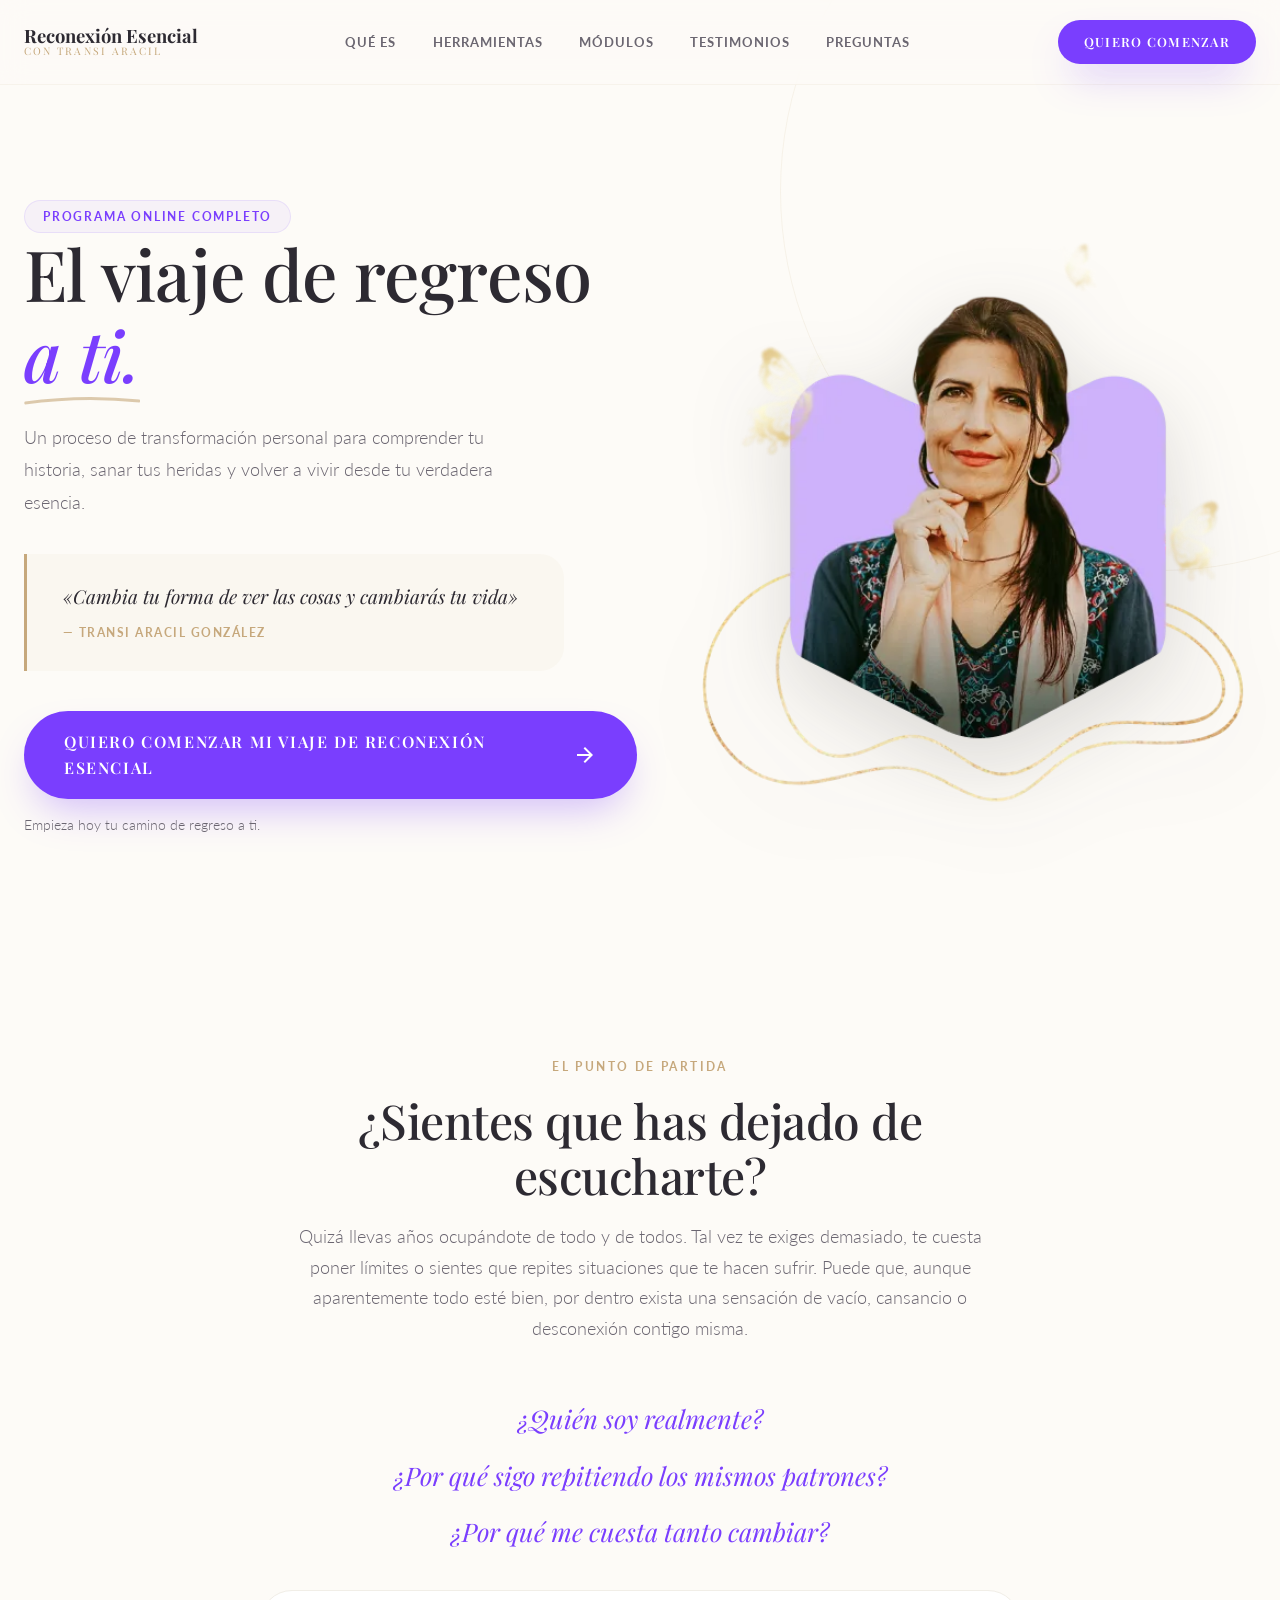
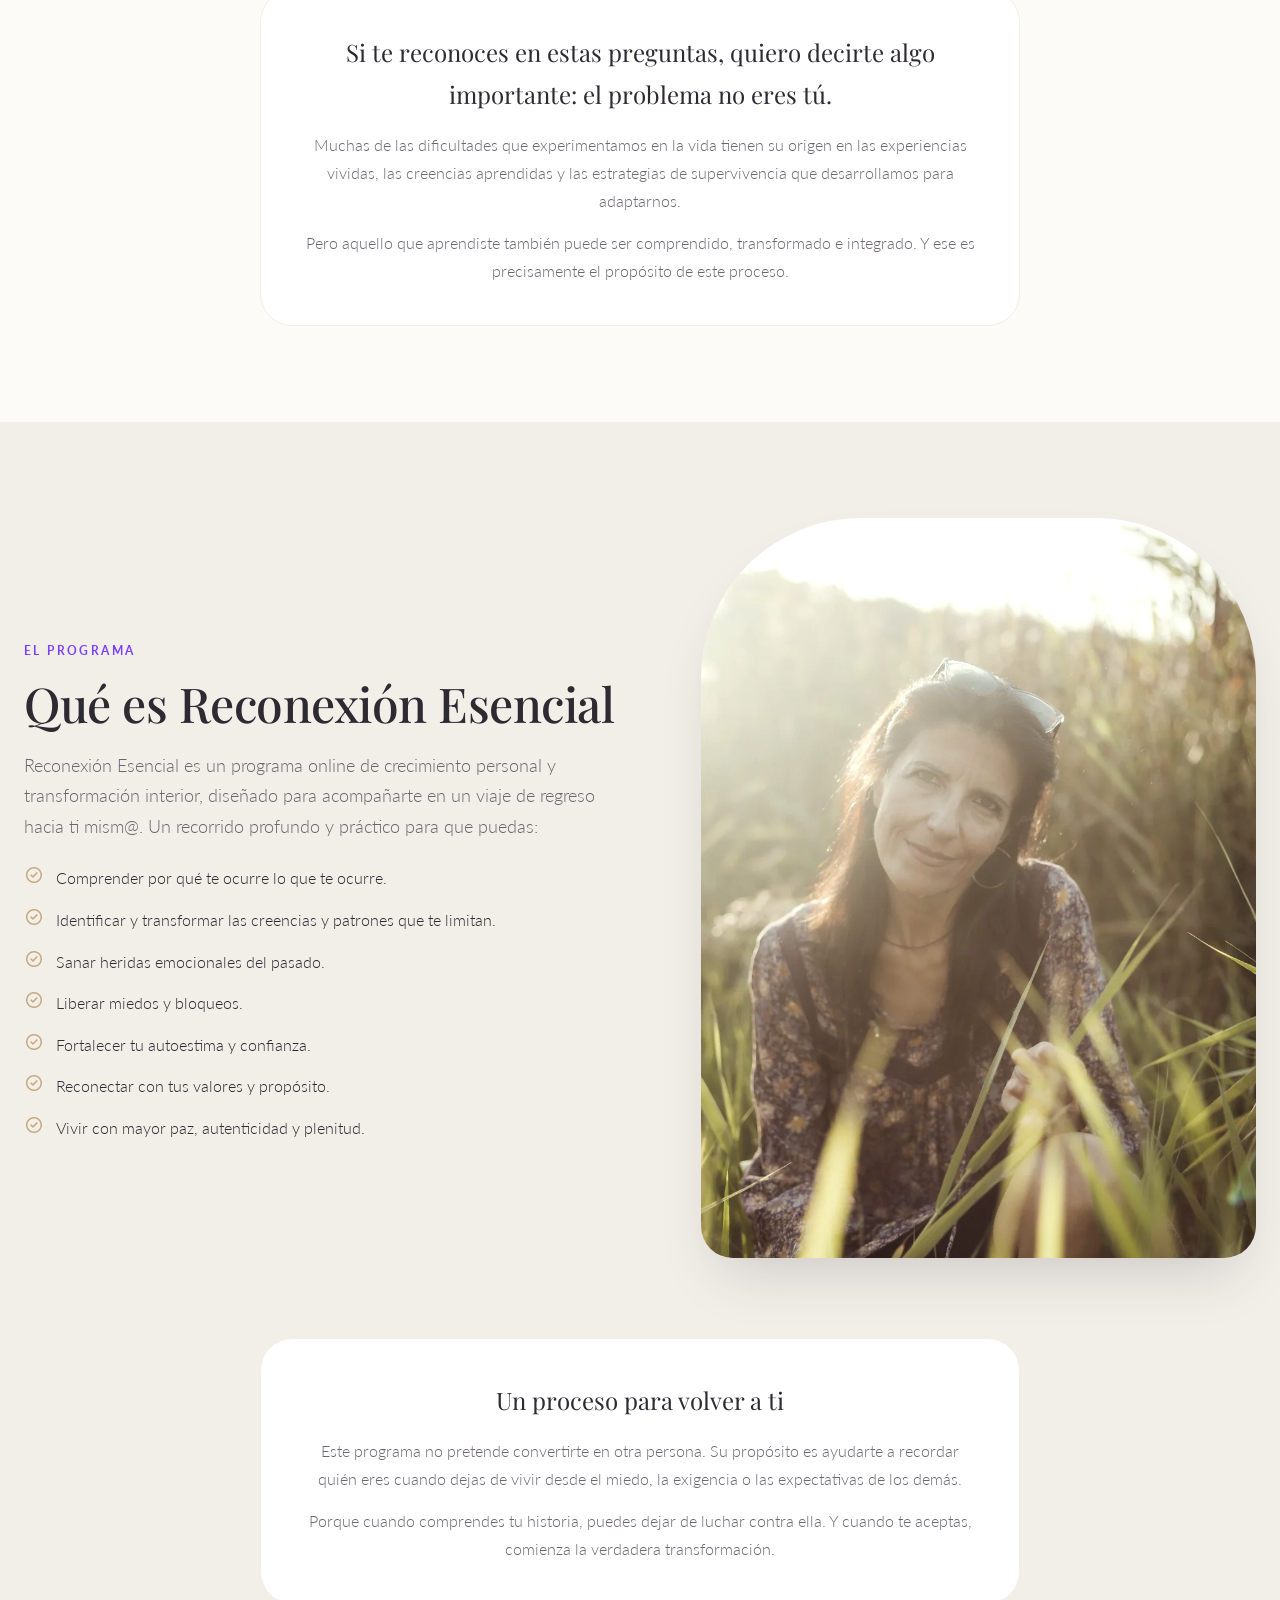
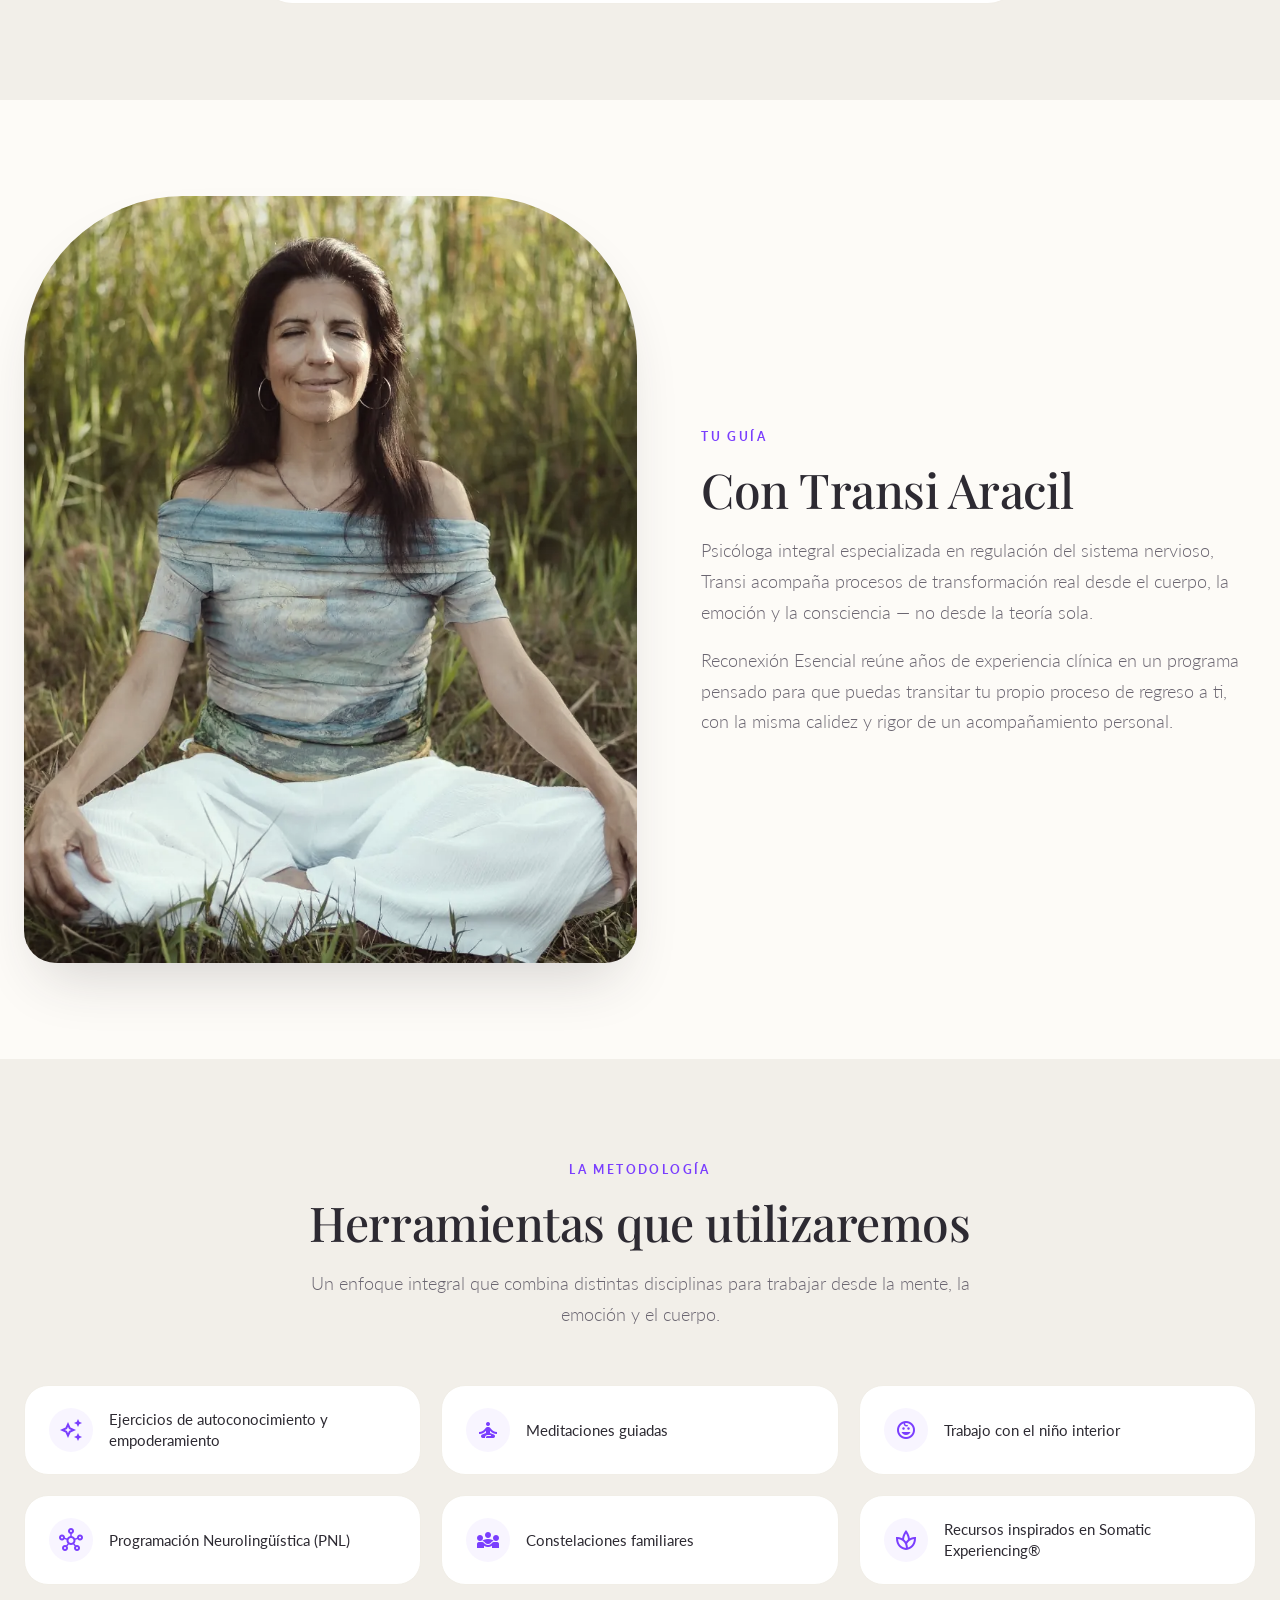
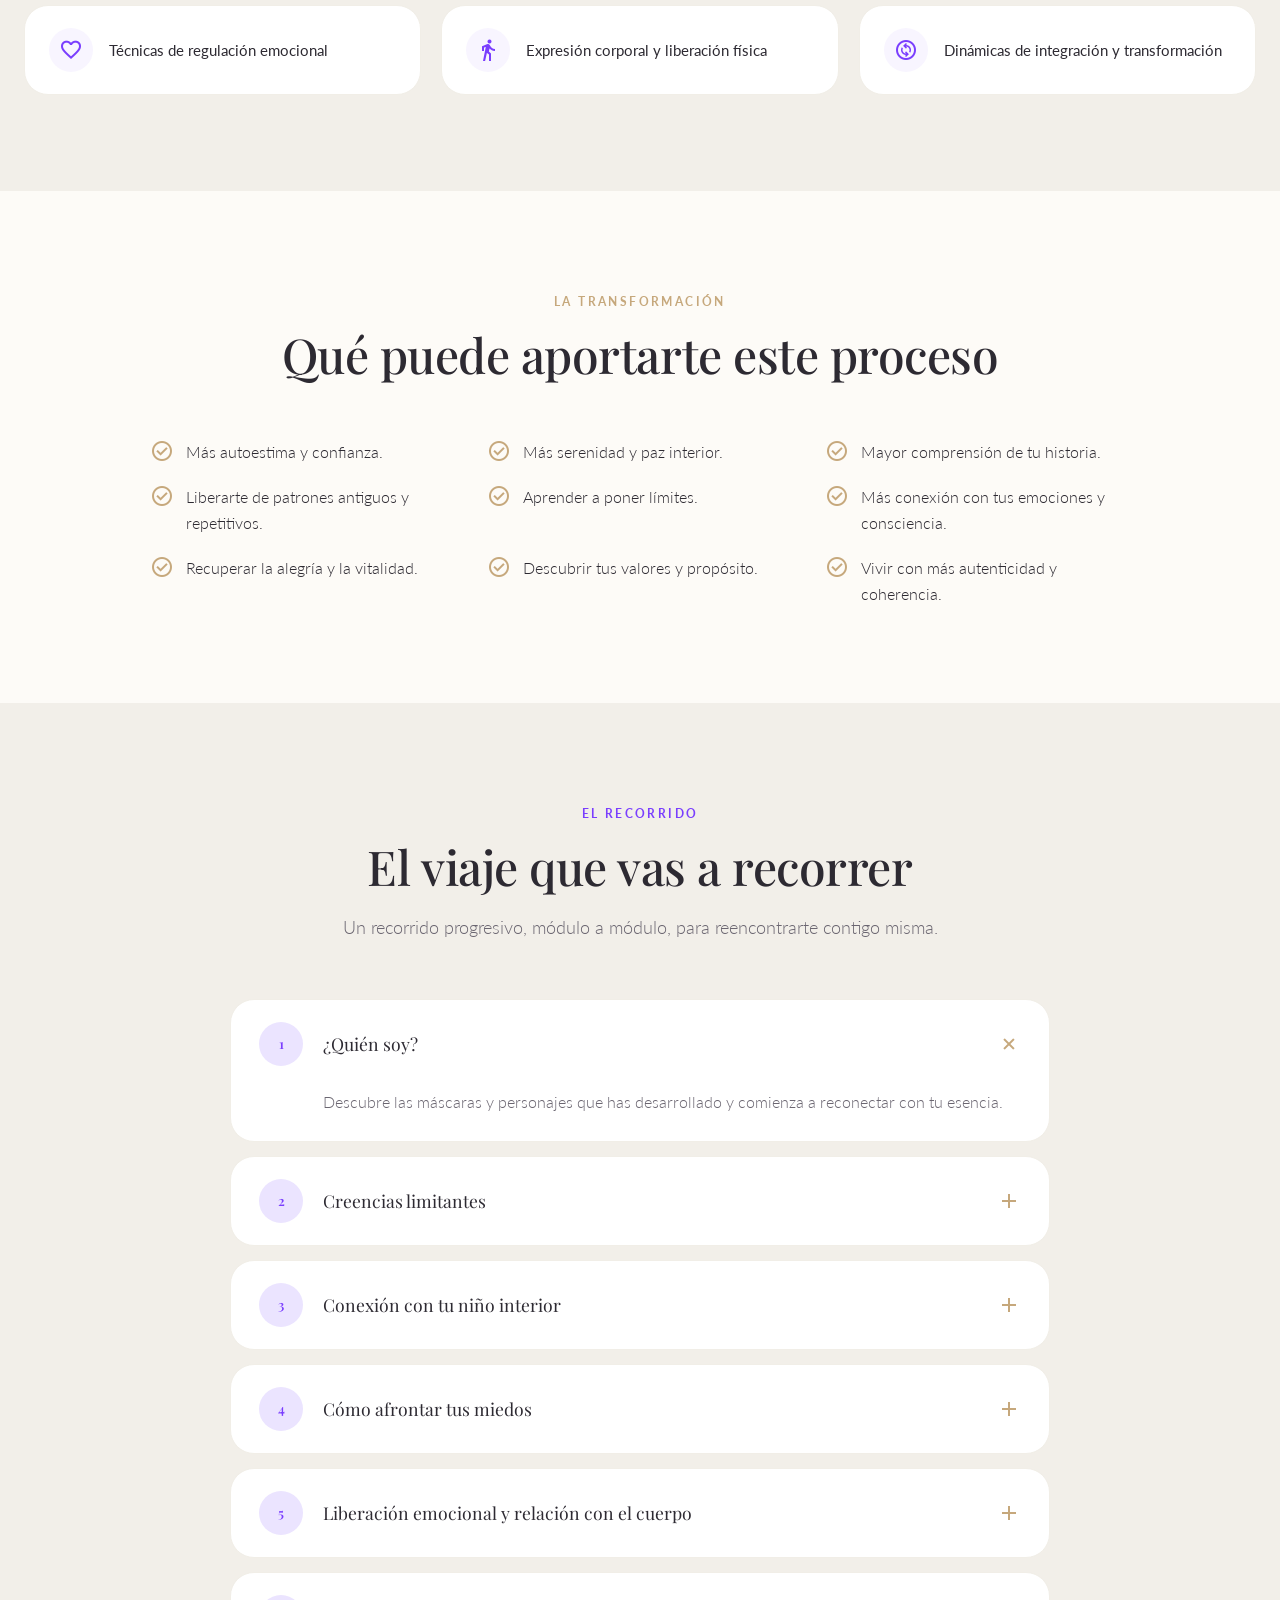
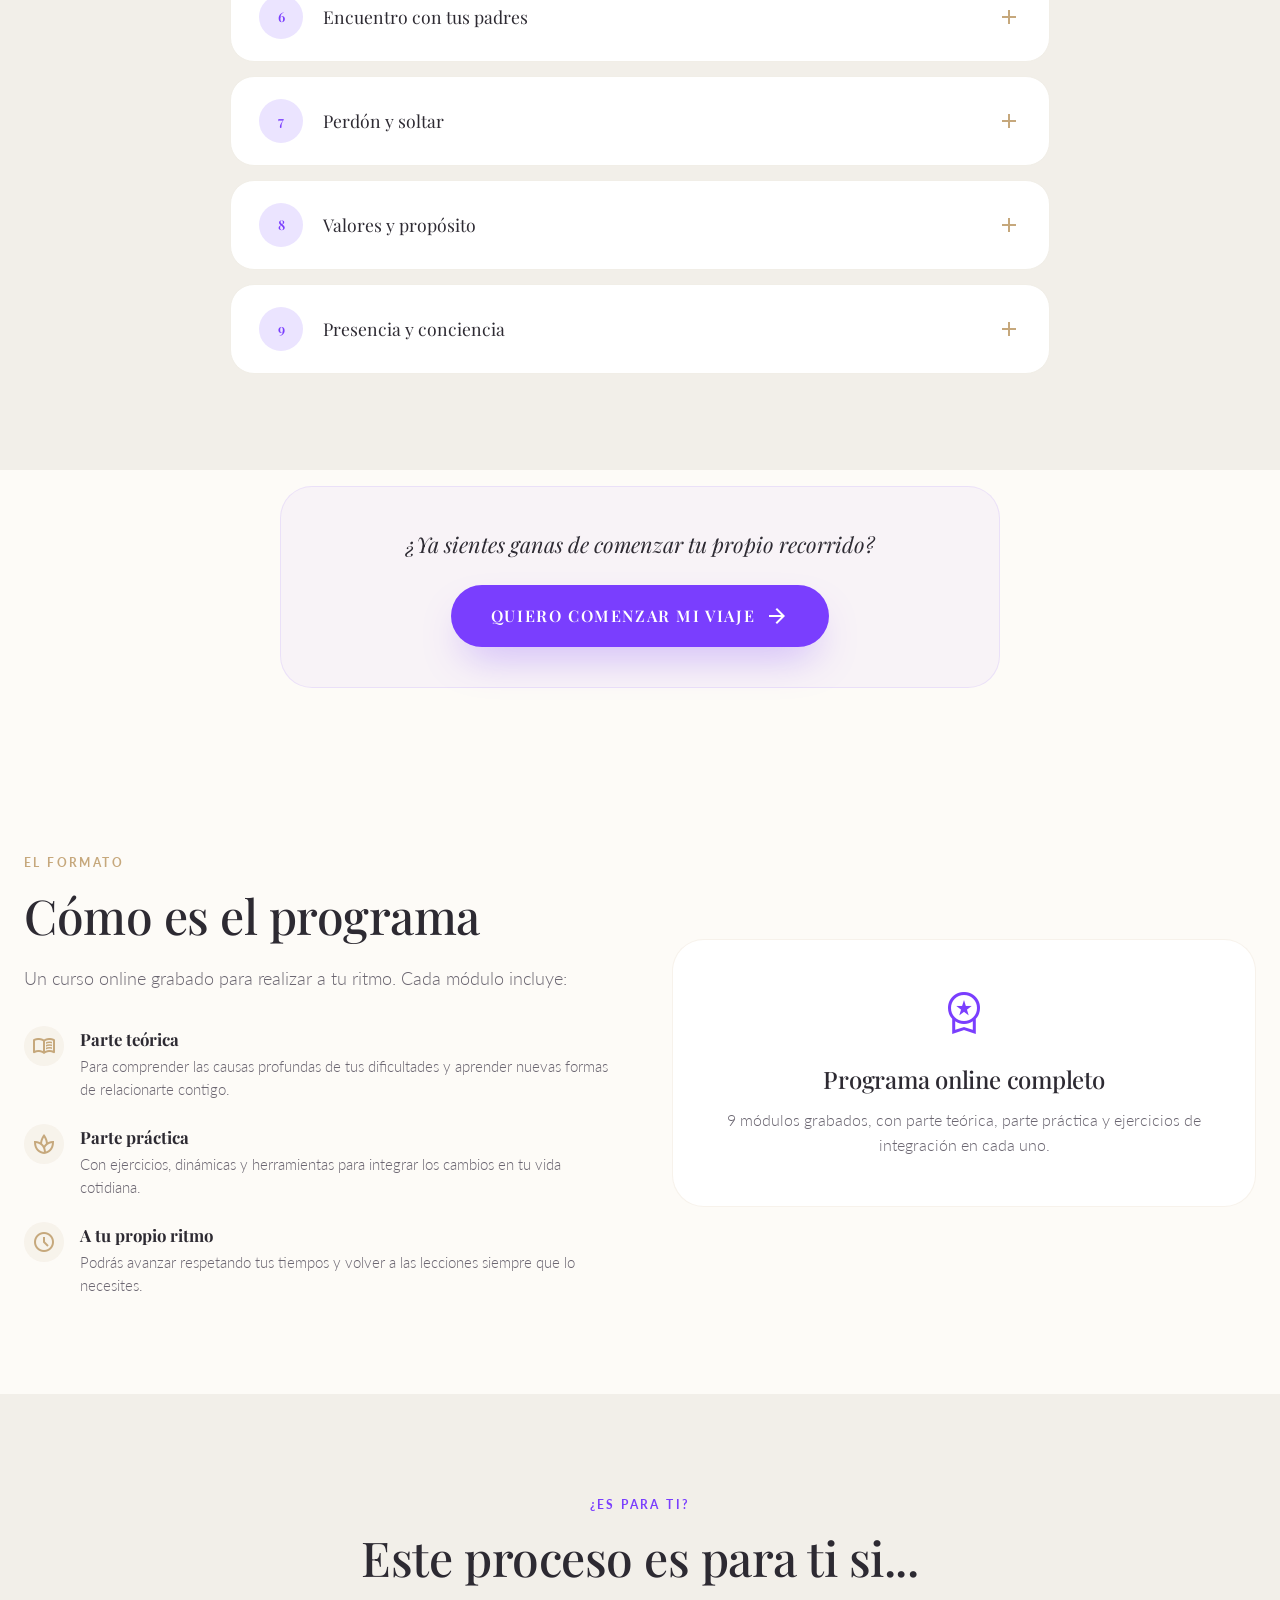
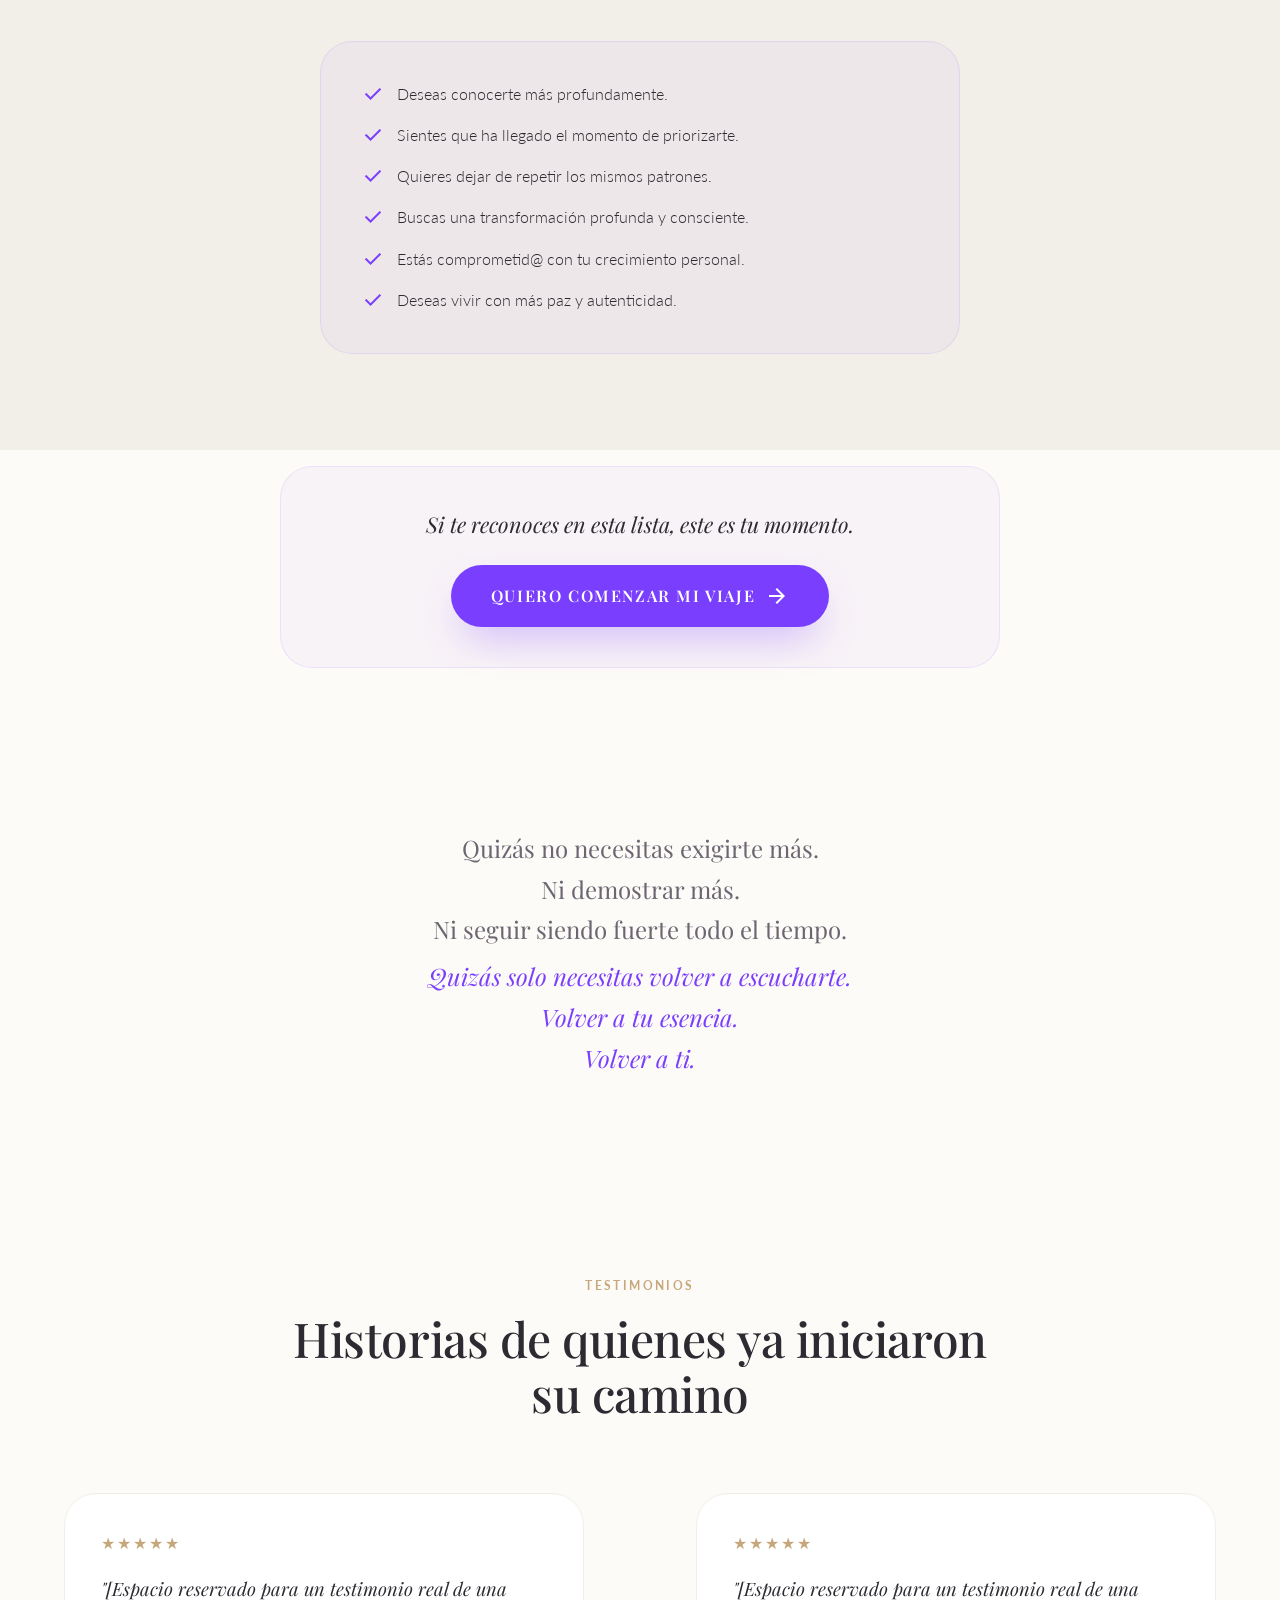
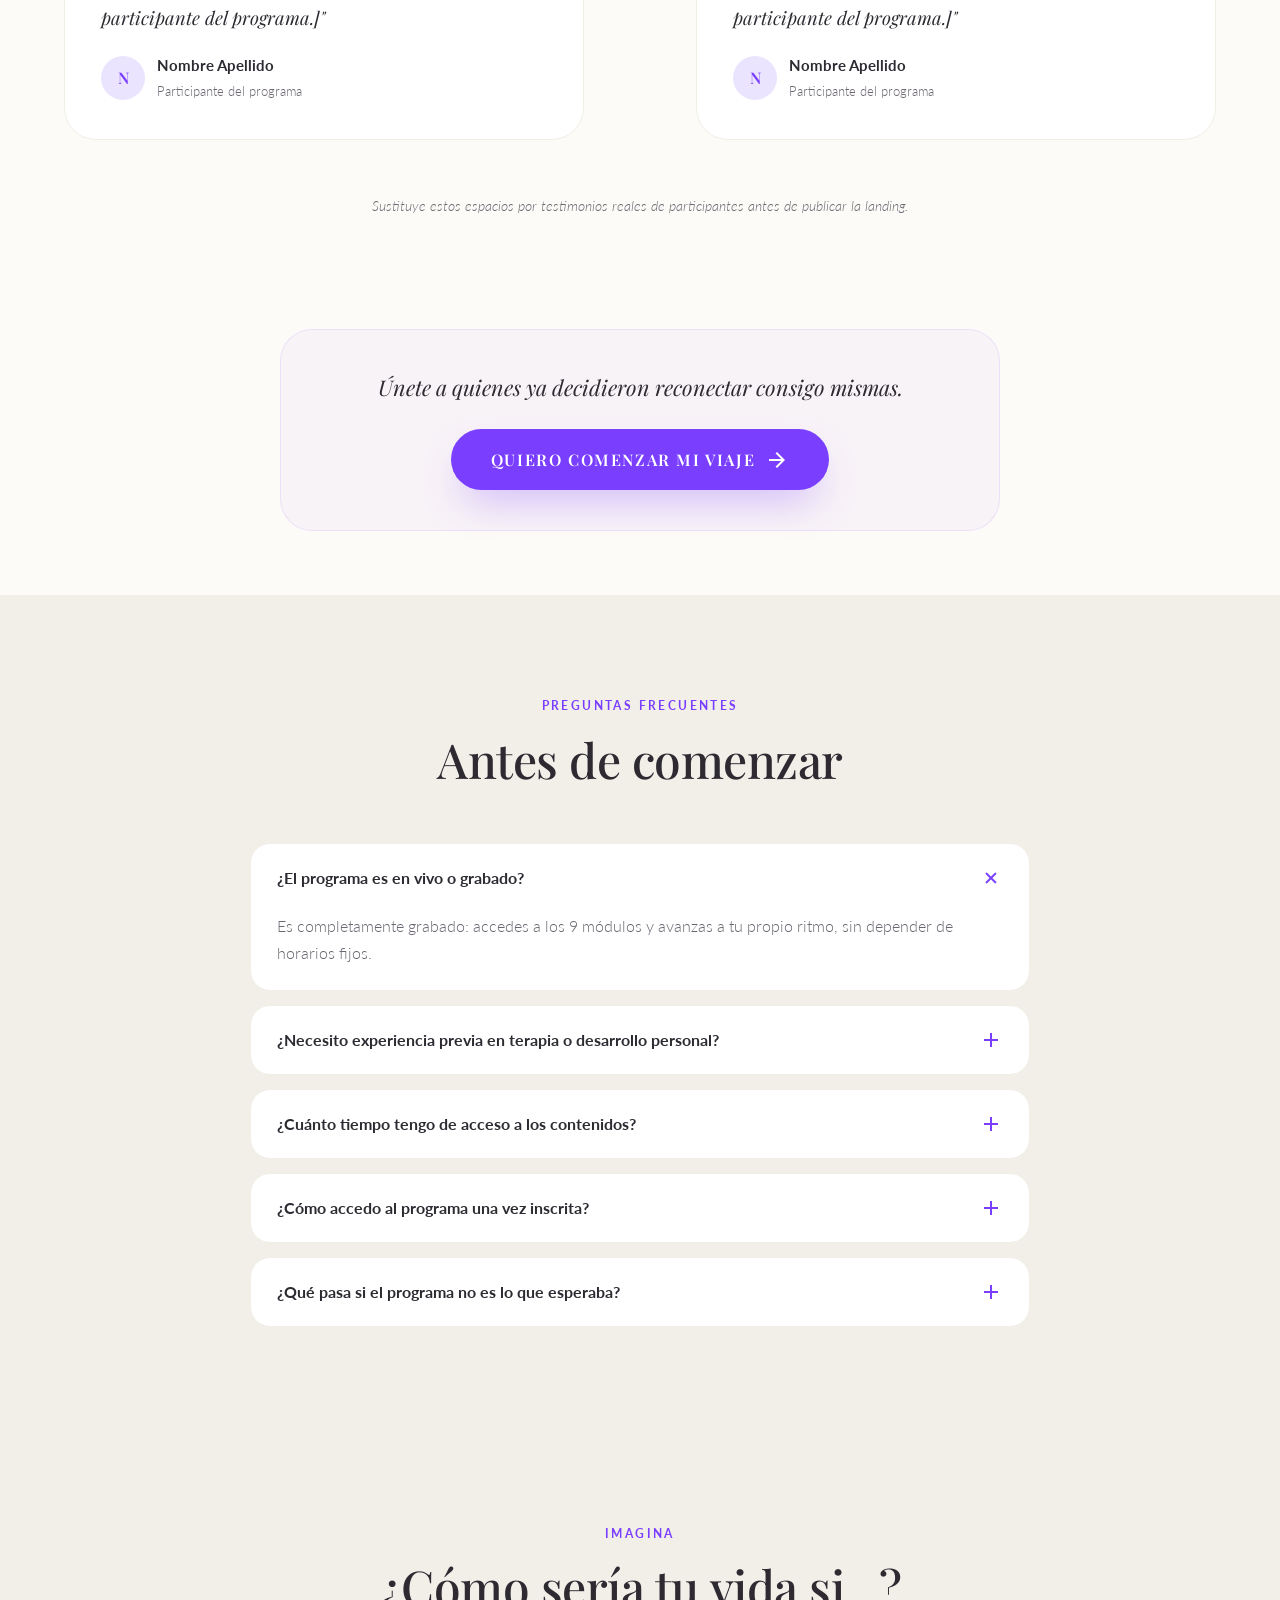
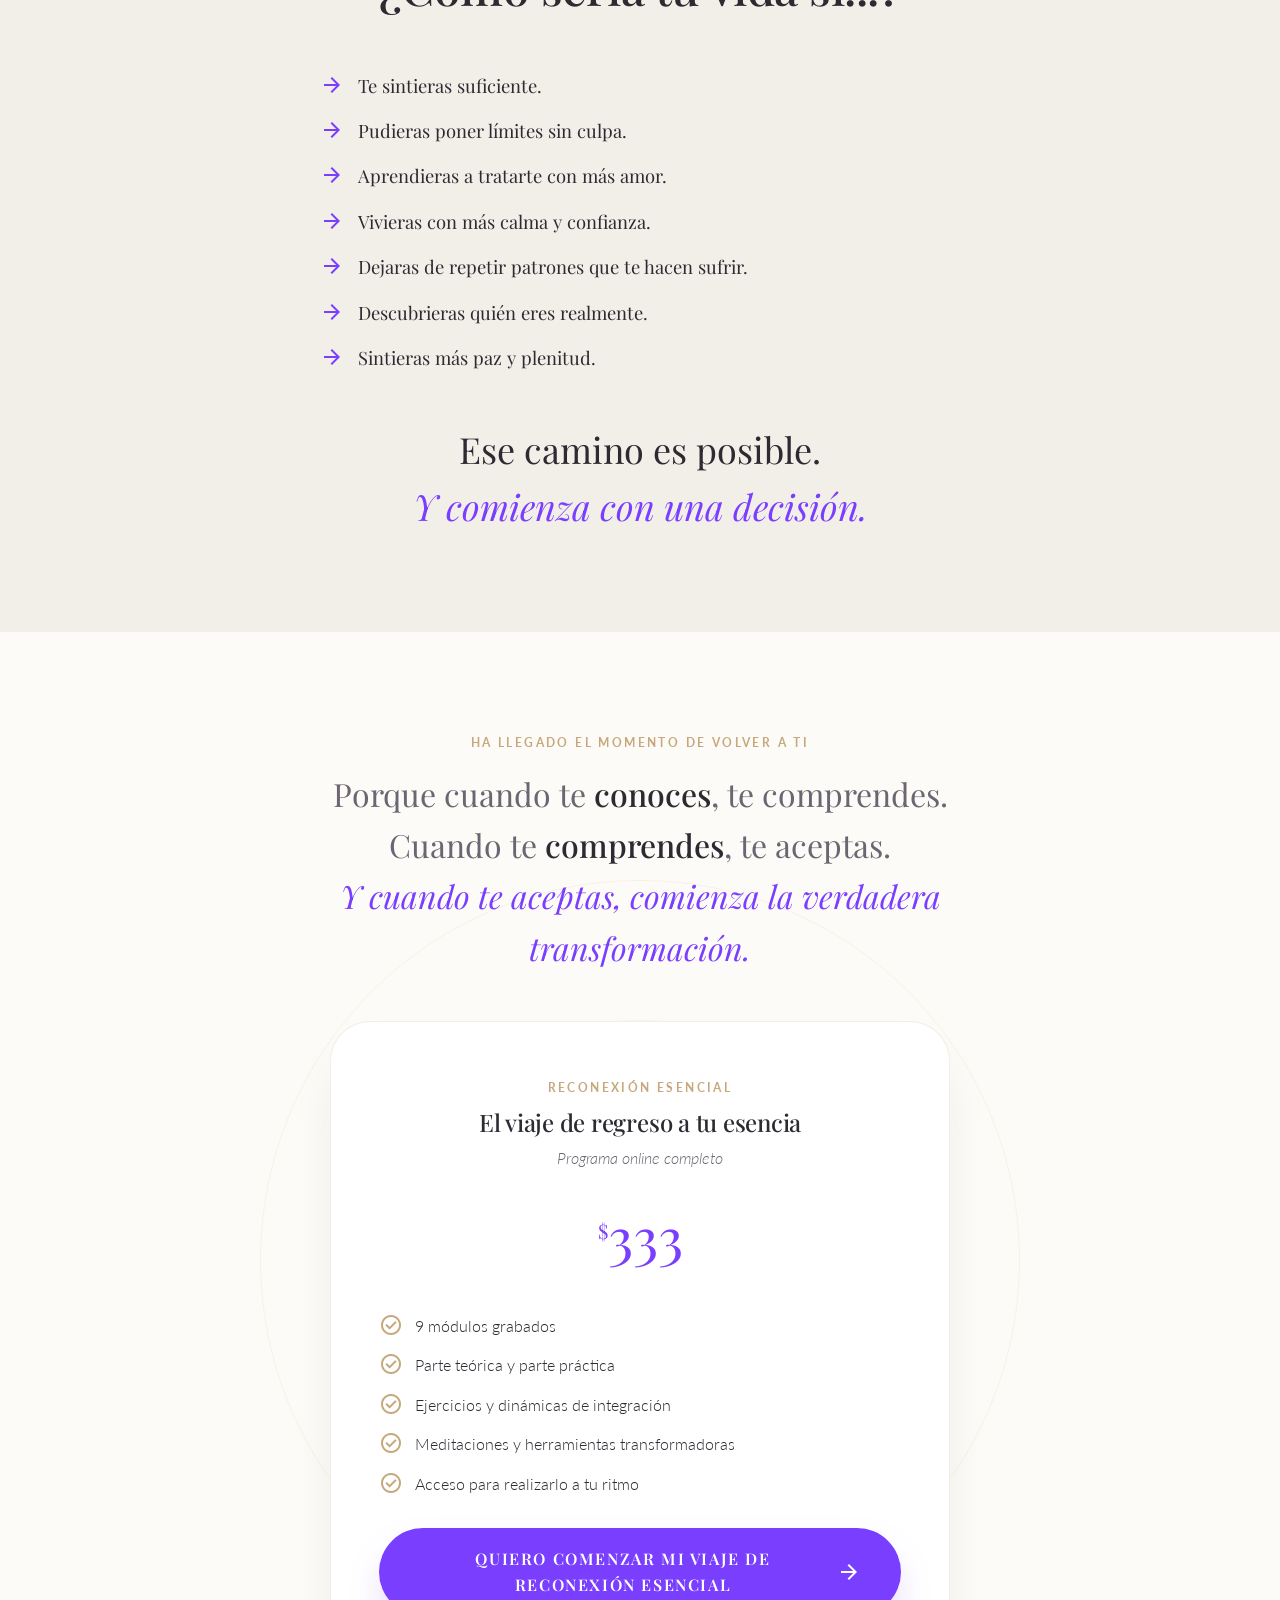
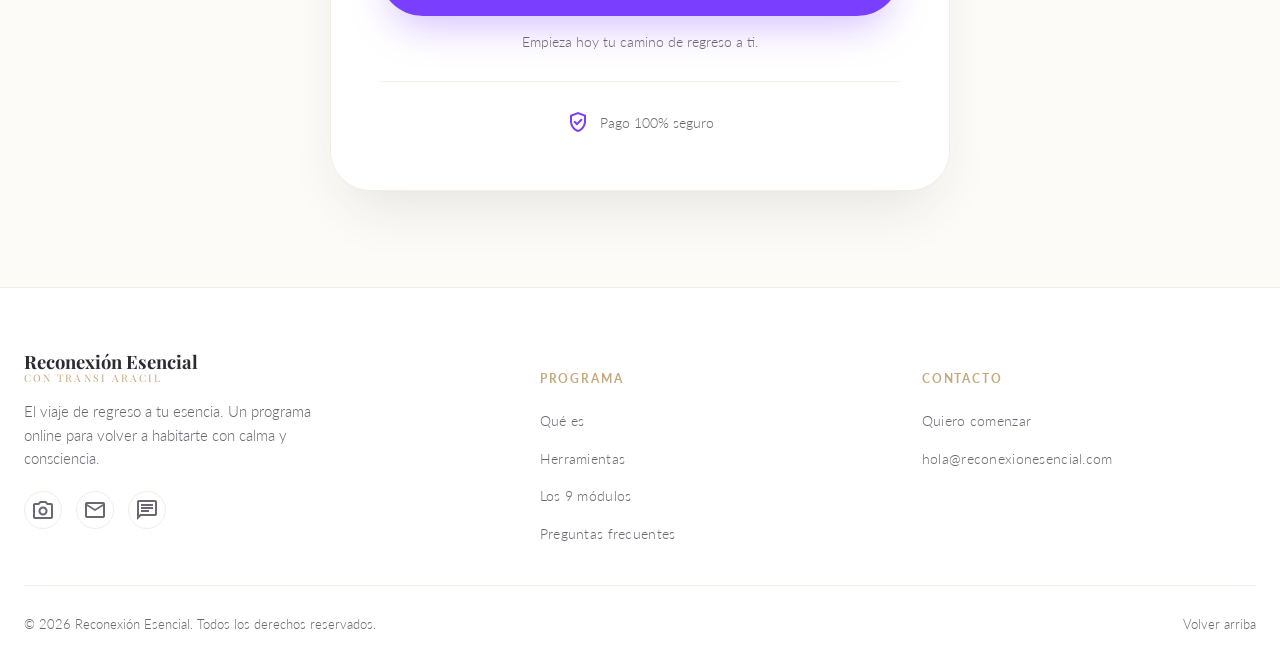
<file: index.html>
<!doctype html>
<html lang="es">
  <head>
    <meta charset="UTF-8" />
    <meta name="viewport" content="width=device-width, initial-scale=1.0" />
    <meta
      name="description"
      content="Reconexión Esencial: el viaje de regreso a ti. Programa online de transformación personal con Transi Aracil González — 9 módulos grabados, teoría, práctica y herramientas a tu ritmo."
    />
    <title>Reconexión Esencial | El viaje de regreso a ti</title>
    <link rel="canonical" href="https://reconexion.transipsicologaintegral.com/" />
    <link rel="icon" type="image/svg+xml" href="assets/favicon.svg" />

    <!-- Open Graph -->
    <meta property="og:type" content="website" />
    <meta property="og:site_name" content="Reconexión Esencial" />
    <meta property="og:locale" content="es_ES" />
    <meta property="og:url" content="https://reconexion.transipsicologaintegral.com/" />
    <meta property="og:title" content="Reconexión Esencial | El viaje de regreso a ti" />
    <meta
      property="og:description"
      content="Programa online de transformación personal con Transi Aracil González — 9 módulos grabados, teoría, práctica y herramientas a tu ritmo."
    />
    <meta property="og:image" content="https://reconexion.transipsicologaintegral.com/assets/og-image.jpg" />
    <meta property="og:image:width" content="1200" />
    <meta property="og:image:height" content="630" />
    <meta property="og:image:alt" content="Reconexión Esencial — El viaje de regreso a ti" />

    <!-- Twitter Card -->
    <meta name="twitter:card" content="summary_large_image" />
    <meta name="twitter:title" content="Reconexión Esencial | El viaje de regreso a ti" />
    <meta
      name="twitter:description"
      content="Programa online de transformación personal con Transi Aracil González — 9 módulos grabados, teoría, práctica y herramientas a tu ritmo."
    />
    <meta name="twitter:image" content="https://reconexion.transipsicologaintegral.com/assets/og-image.jpg" />

    <link rel="preconnect" href="https://fonts.googleapis.com" />
    <link rel="preconnect" href="https://fonts.gstatic.com" crossorigin />
    <link
      href="https://fonts.googleapis.com/css2?family=Playfair+Display:ital,wght@0,400;0,500;0,600;0,700;1,400&family=Lato:wght@300;400;700&display=swap"
      rel="stylesheet"
    />
    <link
      href="https://fonts.googleapis.com/icon?family=Material+Symbols+Outlined:opsz,wght,FILL,GRAD@24,300,0,0"
      rel="stylesheet"
    />
    <link rel="stylesheet" href="src/styles.css" />
  </head>
  <body>
    <header class="site-header" data-header>
      <div class="container-wide">
        <a class="brand" href="#inicio">
          <strong>Reconexión Esencial</strong>
          <span>Con Transi Aracil</span>
        </a>

        <nav class="site-nav" aria-label="Navegación principal">
          <a href="#que-es">Qué es</a>
          <a href="#herramientas">Herramientas</a>
          <a href="#modulos">Módulos</a>
          <a href="#testimonios">Testimonios</a>
          <a href="#preguntas">Preguntas</a>
        </nav>

        <a class="btn btn-primary btn-small" href="#inscripcion">Quiero Comenzar</a>

        <button class="nav-toggle" type="button" data-nav-toggle aria-label="Abrir menú" aria-expanded="false">
          <span class="material-symbols-outlined">menu</span>
        </button>
      </div>
      <nav class="mobile-nav" data-mobile-nav aria-label="Navegación móvil">
        <a href="#que-es">Qué es</a>
        <a href="#herramientas">Herramientas</a>
        <a href="#modulos">Módulos</a>
        <a href="#testimonios">Testimonios</a>
        <a href="#preguntas">Preguntas</a>
        <a href="#inscripcion">Quiero Comenzar</a>
      </nav>
    </header>

    <main>
      <!-- 1. HERO -->
      <section class="hero" id="inicio">
        <div class="rings" aria-hidden="true">
          <span class="ring ring--lg" style="right:-260px; top:20%; left:auto; transform:translateY(-50%);"></span>
        </div>
        <div class="container-wide hero-grid">
          <div>
            <p class="badge">Programa Online Completo</p>
            <h1>
              El viaje de regreso
              <span class="hero-underline">
                <span class="accent-italic">a ti.</span>
                <svg viewBox="0 0 200 14" preserveAspectRatio="none"><path d="M2 10 Q 100 2 198 8" stroke="#C6A87C" stroke-width="3" fill="none" stroke-linecap="round" opacity="0.6"/></svg>
              </span>
            </h1>
            <p class="hero-lead">
              Un proceso de transformación personal para comprender tu historia, sanar tus heridas y volver a vivir desde tu verdadera esencia.
            </p>

            <div class="quote-card">
              <p class="quote-text">«Cambia tu forma de ver las cosas y cambiarás tu vida»</p>
              <p class="quote-by">— Transi Aracil González</p>
            </div>

            <div class="hero-actions">
              <a class="btn btn-primary" href="#inscripcion">
                Quiero Comenzar mi Viaje de Reconexión Esencial
                <span class="material-symbols-outlined">arrow_forward</span>
              </a>
              <p class="btn-micro">Empieza hoy tu camino de regreso a ti.</p>
            </div>
          </div>

          <div class="hero-media">
            <img
              class="hero-photo--framed"
              src="assets/transi-hero.webp"
              alt="Transi Aracil, psicóloga integral y guía del programa Reconexión Esencial"
              width="700"
              height="726"
            />
          </div>
        </div>
      </section>

      <!-- 2. PROBLEMA -->
      <section class="section" id="problema">
        <div class="container">
          <div class="section-heading">
            <p class="eyebrow">El Punto de Partida</p>
            <h2 class="section-title">¿Sientes que has dejado de escucharte?</h2>
            <p class="section-lead">
              Quizá llevas años ocupándote de todo y de todos. Tal vez te exiges demasiado, te cuesta poner límites o sientes que repites situaciones que te hacen sufrir. Puede que, aunque aparentemente todo esté bien, por dentro exista una sensación de vacío, cansancio o desconexión contigo misma.
            </p>
          </div>

          <div class="questions">
            <p>¿Quién soy realmente?</p>
            <p>¿Por qué sigo repitiendo los mismos patrones?</p>
            <p>¿Por qué me cuesta tanto cambiar?</p>
          </div>

          <div class="reassurance">
            <p class="headline">Si te reconoces en estas preguntas, quiero decirte algo importante: el problema no eres tú.</p>
            <p>
              Muchas de las dificultades que experimentamos en la vida tienen su origen en las experiencias vividas, las creencias aprendidas y las estrategias de supervivencia que desarrollamos para adaptarnos.
            </p>
            <p>
              Pero aquello que aprendiste también puede ser comprendido, transformado e integrado. Y ese es precisamente el propósito de este proceso.
            </p>
          </div>
        </div>
      </section>

      <!-- 3. QUÉ ES -->
      <section class="section section--alt" id="que-es">
        <div class="container hero-grid" style="align-items:center;">
          <div>
            <p class="eyebrow eyebrow--primary">El Programa</p>
            <h2 class="section-title">Qué es Reconexión Esencial</h2>
            <p class="section-lead">
              Reconexión Esencial es un programa online de crecimiento personal y transformación interior, diseñado para acompañarte en un viaje de regreso hacia ti mism@. Un recorrido profundo y práctico para que puedas:
            </p>
            <ul class="checklist" style="margin-top:24px;">
              <li><span class="material-symbols-outlined">check_circle</span> Comprender por qué te ocurre lo que te ocurre.</li>
              <li><span class="material-symbols-outlined">check_circle</span> Identificar y transformar las creencias y patrones que te limitan.</li>
              <li><span class="material-symbols-outlined">check_circle</span> Sanar heridas emocionales del pasado.</li>
              <li><span class="material-symbols-outlined">check_circle</span> Liberar miedos y bloqueos.</li>
              <li><span class="material-symbols-outlined">check_circle</span> Fortalecer tu autoestima y confianza.</li>
              <li><span class="material-symbols-outlined">check_circle</span> Reconectar con tus valores y propósito.</li>
              <li><span class="material-symbols-outlined">check_circle</span> Vivir con mayor paz, autenticidad y plenitud.</li>
            </ul>
          </div>
          <div class="photo-card">
            <img
              class="warm-filter"
              src="assets/transi-escritorio.webp"
              alt="Transi Aracil, psicóloga integral, sonriendo al aire libre"
              width="900"
              height="1200"
              loading="lazy"
            />
          </div>
        </div>

        <div class="container">
          <div class="reassurance" style="margin-top:80px;">
            <p class="headline">Un proceso para volver a ti</p>
            <p>
              Este programa no pretende convertirte en otra persona. Su propósito es ayudarte a recordar quién eres cuando dejas de vivir desde el miedo, la exigencia o las expectativas de los demás.
            </p>
            <p>
              Porque cuando comprendes tu historia, puedes dejar de luchar contra ella. Y cuando te aceptas, comienza la verdadera transformación.
            </p>
          </div>
        </div>
      </section>

      <!-- SOBRE TRANSI -->
      <section class="section" id="sobre-transi">
        <div class="container hero-grid" style="align-items:center;">
          <div class="photo-card photo-card--tall">
            <img
              class="warm-filter"
              src="assets/transi-cuerpo.webp"
              alt="Transi Aracil, psicóloga integral, en calma y meditando al aire libre"
              width="850"
              height="1062"
              loading="lazy"
            />
          </div>
          <div>
            <p class="eyebrow eyebrow--primary">Tu Guía</p>
            <h2 class="section-title">Con Transi Aracil</h2>
            <p class="section-lead">
              Psicóloga integral especializada en regulación del sistema nervioso, Transi acompaña procesos de transformación real desde el cuerpo, la emoción y la consciencia — no desde la teoría sola.
            </p>
            <p class="section-lead">
              Reconexión Esencial reúne años de experiencia clínica en un programa pensado para que puedas transitar tu propio proceso de regreso a ti, con la misma calidez y rigor de un acompañamiento personal.
            </p>
          </div>
        </div>
      </section>

      <!-- HERRAMIENTAS -->
      <section class="section section--alt" id="herramientas">
        <div class="container">
          <div class="section-heading">
            <p class="eyebrow eyebrow--primary">La Metodología</p>
            <h2 class="section-title">Herramientas que utilizaremos</h2>
            <p class="section-lead">Un enfoque integral que combina distintas disciplinas para trabajar desde la mente, la emoción y el cuerpo.</p>
          </div>

          <div class="tools-grid">
            <div class="tool-item"><span class="material-symbols-outlined">auto_awesome</span><span class="label">Ejercicios de autoconocimiento y empoderamiento</span></div>
            <div class="tool-item"><span class="material-symbols-outlined">self_improvement</span><span class="label">Meditaciones guiadas</span></div>
            <div class="tool-item"><span class="material-symbols-outlined">child_care</span><span class="label">Trabajo con el niño interior</span></div>
            <div class="tool-item"><span class="material-symbols-outlined">hub</span><span class="label">Programación Neurolingüística (PNL)</span></div>
            <div class="tool-item"><span class="material-symbols-outlined">diversity_3</span><span class="label">Constelaciones familiares</span></div>
            <div class="tool-item"><span class="material-symbols-outlined">spa</span><span class="label">Recursos inspirados en Somatic Experiencing®</span></div>
            <div class="tool-item"><span class="material-symbols-outlined">favorite</span><span class="label">Técnicas de regulación emocional</span></div>
            <div class="tool-item"><span class="material-symbols-outlined">directions_walk</span><span class="label">Expresión corporal y liberación física</span></div>
            <div class="tool-item"><span class="material-symbols-outlined">change_circle</span><span class="label">Dinámicas de integración y transformación</span></div>
          </div>
        </div>
      </section>

      <!-- 4. BENEFICIOS Y TRANSFORMACIÓN -->
      <section class="section" id="beneficios">
        <div class="container">
          <div class="section-heading">
            <p class="eyebrow">La Transformación</p>
            <h2 class="section-title">Qué puede aportarte este proceso</h2>
          </div>

          <ul class="benefit-grid">
            <li><span class="material-symbols-outlined">check_circle</span> Más autoestima y confianza.</li>
            <li><span class="material-symbols-outlined">check_circle</span> Más serenidad y paz interior.</li>
            <li><span class="material-symbols-outlined">check_circle</span> Mayor comprensión de tu historia.</li>
            <li><span class="material-symbols-outlined">check_circle</span> Liberarte de patrones antiguos y repetitivos.</li>
            <li><span class="material-symbols-outlined">check_circle</span> Aprender a poner límites.</li>
            <li><span class="material-symbols-outlined">check_circle</span> Más conexión con tus emociones y consciencia.</li>
            <li><span class="material-symbols-outlined">check_circle</span> Recuperar la alegría y la vitalidad.</li>
            <li><span class="material-symbols-outlined">check_circle</span> Descubrir tus valores y propósito.</li>
            <li><span class="material-symbols-outlined">check_circle</span> Vivir con más autenticidad y coherencia.</li>
          </ul>
        </div>
      </section>

      <!-- 5. LOS 9 MÓDULOS -->
      <section class="section section--alt" id="modulos">
        <div class="container">
          <div class="section-heading">
            <p class="eyebrow eyebrow--primary">El Recorrido</p>
            <h2 class="section-title">El viaje que vas a recorrer</h2>
            <p class="section-lead">Un recorrido progresivo, módulo a módulo, para reencontrarte contigo misma.</p>
          </div>

          <div class="modules" data-accordion>
            <div class="module is-open">
              <button class="module-toggle" type="button">
                <span class="module-number">1</span>
                <span class="module-title">¿Quién soy?</span>
                <span class="material-symbols-outlined">add</span>
              </button>
              <div class="module-panel">
                <p>Descubre las máscaras y personajes que has desarrollado y comienza a reconectar con tu esencia.</p>
              </div>
            </div>
            <div class="module">
              <button class="module-toggle" type="button">
                <span class="module-number">2</span>
                <span class="module-title">Creencias limitantes</span>
                <span class="material-symbols-outlined">add</span>
              </button>
              <div class="module-panel">
                <p>Identifica las creencias que condicionan tu vida y aprende a transformarlas.</p>
              </div>
            </div>
            <div class="module">
              <button class="module-toggle" type="button">
                <span class="module-number">3</span>
                <span class="module-title">Conexión con tu niño interior</span>
                <span class="material-symbols-outlined">add</span>
              </button>
              <div class="module-panel">
                <p>Comprende y sana las heridas emocionales de abandono, rechazo, injusticia, frustración y traición.</p>
              </div>
            </div>
            <div class="module">
              <button class="module-toggle" type="button">
                <span class="module-number">4</span>
                <span class="module-title">Cómo afrontar tus miedos</span>
                <span class="material-symbols-outlined">add</span>
              </button>
              <div class="module-panel">
                <p>Aprende a vivir con más autenticidad y a dejar de actuar únicamente para agradar o encajar.</p>
              </div>
            </div>
            <div class="module">
              <button class="module-toggle" type="button">
                <span class="module-number">5</span>
                <span class="module-title">Liberación emocional y relación con el cuerpo</span>
                <span class="material-symbols-outlined">add</span>
              </button>
              <div class="module-panel">
                <p>Descubre cómo el cuerpo guarda experiencias y aprende a liberar tensiones y bloqueos.</p>
              </div>
            </div>
            <div class="module">
              <button class="module-toggle" type="button">
                <span class="module-number">6</span>
                <span class="module-title">Encuentro con tus padres</span>
                <span class="material-symbols-outlined">add</span>
              </button>
              <div class="module-panel">
                <p>Comprende las dinámicas familiares que han influido en tu forma de vivir y relacionarte.</p>
              </div>
            </div>
            <div class="module">
              <button class="module-toggle" type="button">
                <span class="module-number">7</span>
                <span class="module-title">Perdón y soltar</span>
                <span class="material-symbols-outlined">add</span>
              </button>
              <div class="module-panel">
                <p>Cierra ciclos, libera cargas emocionales y aprende a vivir con mayor ligereza.</p>
              </div>
            </div>
            <div class="module">
              <button class="module-toggle" type="button">
                <span class="module-number">8</span>
                <span class="module-title">Valores y propósito</span>
                <span class="material-symbols-outlined">add</span>
              </button>
              <div class="module-panel">
                <p>Descubre qué es verdaderamente importante para ti y hacia dónde deseas dirigir tu vida.</p>
              </div>
            </div>
            <div class="module">
              <button class="module-toggle" type="button">
                <span class="module-number">9</span>
                <span class="module-title">Presencia y conciencia</span>
                <span class="material-symbols-outlined">add</span>
              </button>
              <div class="module-panel">
                <p>Aprende a vivir más conectada con el presente y a disfrutar de una vida más consciente.</p>
              </div>
            </div>
          </div>
        </div>
      </section>

      <!-- CTA INTERMEDIO 1 -->
      <div class="cta-strip">
        <div class="container">
          <div class="cta-strip-card">
            <p class="text">¿Ya sientes ganas de comenzar tu propio recorrido?</p>
            <a class="btn btn-primary" href="#inscripcion">
              Quiero Comenzar mi Viaje
              <span class="material-symbols-outlined">arrow_forward</span>
            </a>
          </div>
        </div>
      </div>

      <!-- 6. QUÉ INCLUYE / CÓMO ES EL PROGRAMA -->
      <section class="section" id="incluye">
        <div class="container includes-wrap">
          <div>
            <p class="eyebrow">El Formato</p>
            <h2 class="section-title" style="margin-bottom:20px;">Cómo es el programa</h2>
            <p class="section-lead" style="margin-bottom:32px;">Un curso online grabado para realizar a tu ritmo. Cada módulo incluye:</p>
            <ul class="includes-list">
              <li>
                <span class="material-symbols-outlined">menu_book</span>
                <div>
                  <h4>Parte teórica</h4>
                  <p>Para comprender las causas profundas de tus dificultades y aprender nuevas formas de relacionarte contigo.</p>
                </div>
              </li>
              <li>
                <span class="material-symbols-outlined">spa</span>
                <div>
                  <h4>Parte práctica</h4>
                  <p>Con ejercicios, dinámicas y herramientas para integrar los cambios en tu vida cotidiana.</p>
                </div>
              </li>
              <li>
                <span class="material-symbols-outlined">schedule</span>
                <div>
                  <h4>A tu propio ritmo</h4>
                  <p>Podrás avanzar respetando tus tiempos y volver a las lecciones siempre que lo necesites.</p>
                </div>
              </li>
            </ul>
          </div>
          <div class="includes-visual">
            <span class="material-symbols-outlined">workspace_premium</span>
            <h3>Programa online completo</h3>
            <p>9 módulos grabados, con parte teórica, parte práctica y ejercicios de integración en cada uno.</p>
          </div>
        </div>
      </section>

      <!-- 7. PARA QUIÉN ES -->
      <section class="section section--alt" id="para-quien">
        <div class="container">
          <div class="section-heading">
            <p class="eyebrow eyebrow--primary">¿Es para ti?</p>
            <h2 class="section-title">Este proceso es para ti si...</h2>
          </div>

          <div class="fit-card fit-card--yes" style="max-width:640px; margin:0 auto;">
            <ul>
              <li><span class="material-symbols-outlined">check</span> Deseas conocerte más profundamente.</li>
              <li><span class="material-symbols-outlined">check</span> Sientes que ha llegado el momento de priorizarte.</li>
              <li><span class="material-symbols-outlined">check</span> Quieres dejar de repetir los mismos patrones.</li>
              <li><span class="material-symbols-outlined">check</span> Buscas una transformación profunda y consciente.</li>
              <li><span class="material-symbols-outlined">check</span> Estás comprometid@ con tu crecimiento personal.</li>
              <li><span class="material-symbols-outlined">check</span> Deseas vivir con más paz y autenticidad.</li>
            </ul>
          </div>
        </div>
      </section>

      <!-- CTA INTERMEDIO 2 -->
      <div class="cta-strip">
        <div class="container">
          <div class="cta-strip-card">
            <p class="text">Si te reconoces en esta lista, este es tu momento.</p>
            <a class="btn btn-primary" href="#inscripcion">
              Quiero Comenzar mi Viaje
              <span class="material-symbols-outlined">arrow_forward</span>
            </a>
          </div>
        </div>
      </div>

      <!-- BREATHER -->
      <section class="section">
        <div class="container breather">
          <p>Quizás no necesitas exigirte más.<br />Ni demostrar más.<br />Ni seguir siendo fuerte todo el tiempo.</p>
          <p class="final">Quizás solo necesitas volver a escucharte.<br />Volver a tu esencia.<br />Volver a ti.</p>
        </div>
      </section>

      <!-- 8. TESTIMONIOS -->
      <section class="section" id="testimonios">
        <div class="container">
          <div class="section-heading">
            <p class="eyebrow">Testimonios</p>
            <h2 class="section-title">Historias de quienes ya iniciaron su camino</h2>
          </div>

          <div class="grid-2">
            <figure class="testimonial">
              <div class="stars">★★★★★</div>
              <blockquote>"[Espacio reservado para un testimonio real de una participante del programa.]"</blockquote>
              <figcaption>
                <span class="avatar">N</span>
                <span class="who"><strong>Nombre Apellido</strong><span>Participante del programa</span></span>
              </figcaption>
            </figure>
            <figure class="testimonial">
              <div class="stars">★★★★★</div>
              <blockquote>"[Espacio reservado para un testimonio real de una participante del programa.]"</blockquote>
              <figcaption>
                <span class="avatar">N</span>
                <span class="who"><strong>Nombre Apellido</strong><span>Participante del programa</span></span>
              </figcaption>
            </figure>
            <p class="testimonial-note">Sustituye estos espacios por testimonios reales de participantes antes de publicar la landing.</p>
          </div>
        </div>
      </section>

      <!-- CTA INTERMEDIO 3 -->
      <div class="cta-strip">
        <div class="container">
          <div class="cta-strip-card">
            <p class="text">Únete a quienes ya decidieron reconectar consigo mismas.</p>
            <a class="btn btn-primary" href="#inscripcion">
              Quiero Comenzar mi Viaje
              <span class="material-symbols-outlined">arrow_forward</span>
            </a>
          </div>
        </div>
      </div>

      <!-- 9. PREGUNTAS FRECUENTES -->
      <section class="section section--alt" id="preguntas">
        <div class="container">
          <div class="section-heading">
            <p class="eyebrow eyebrow--primary">Preguntas Frecuentes</p>
            <h2 class="section-title">Antes de comenzar</h2>
          </div>

          <div class="faq" data-accordion>
            <div class="faq-item is-open">
              <button class="faq-toggle" type="button">
                ¿El programa es en vivo o grabado?
                <span class="material-symbols-outlined">add</span>
              </button>
              <div class="faq-panel">
                <p>Es completamente grabado: accedes a los 9 módulos y avanzas a tu propio ritmo, sin depender de horarios fijos.</p>
              </div>
            </div>
            <div class="faq-item">
              <button class="faq-toggle" type="button">
                ¿Necesito experiencia previa en terapia o desarrollo personal?
                <span class="material-symbols-outlined">add</span>
              </button>
              <div class="faq-panel">
                <p>No. El programa está diseñado para acompañarte desde donde estés, con una parte teórica que da contexto antes de cada práctica.</p>
              </div>
            </div>
            <div class="faq-item">
              <button class="faq-toggle" type="button">
                ¿Cuánto tiempo tengo de acceso a los contenidos?
                <span class="material-symbols-outlined">add</span>
              </button>
              <div class="faq-panel">
                <p>[Completa aquí la duración exacta del acceso — por ejemplo, acceso de por vida o durante X meses.]</p>
              </div>
            </div>
            <div class="faq-item">
              <button class="faq-toggle" type="button">
                ¿Cómo accedo al programa una vez inscrita?
                <span class="material-symbols-outlined">add</span>
              </button>
              <div class="faq-panel">
                <p>[Completa aquí el detalle del acceso — plataforma, email de bienvenida, plazo de activación, etc.]</p>
              </div>
            </div>
            <div class="faq-item">
              <button class="faq-toggle" type="button">
                ¿Qué pasa si el programa no es lo que esperaba?
                <span class="material-symbols-outlined">add</span>
              </button>
              <div class="faq-panel">
                <p>[Completa aquí la política de garantía o devolución, si existe.]</p>
              </div>
            </div>
          </div>
        </div>
      </section>

      <!-- IMAGINA -->
      <section class="section section--alt" id="imagina">
        <div class="container">
          <div class="section-heading">
            <p class="eyebrow eyebrow--primary">Imagina</p>
            <h2 class="section-title">¿Cómo sería tu vida si...?</h2>
          </div>

          <ul class="imagine-list">
            <li><span class="material-symbols-outlined">arrow_forward</span> Te sintieras suficiente.</li>
            <li><span class="material-symbols-outlined">arrow_forward</span> Pudieras poner límites sin culpa.</li>
            <li><span class="material-symbols-outlined">arrow_forward</span> Aprendieras a tratarte con más amor.</li>
            <li><span class="material-symbols-outlined">arrow_forward</span> Vivieras con más calma y confianza.</li>
            <li><span class="material-symbols-outlined">arrow_forward</span> Dejaras de repetir patrones que te hacen sufrir.</li>
            <li><span class="material-symbols-outlined">arrow_forward</span> Descubrieras quién eres realmente.</li>
            <li><span class="material-symbols-outlined">arrow_forward</span> Sintieras más paz y plenitud.</li>
          </ul>

          <div class="imagine-bridge">
            <p>Ese camino es posible.</p>
            <p class="accent">Y comienza con una decisión.</p>
          </div>
        </div>
      </section>

      <!-- 10. CTA FINAL -->
      <section class="section final-cta" id="inscripcion">
        <div class="rings" aria-hidden="true">
          <span class="ring ring--lg"></span>
          <span class="ring ring--sm"></span>
        </div>
        <div class="container">
          <p class="eyebrow" style="position:relative; z-index:1;">Ha Llegado el Momento de Volver a Ti</p>
          <div class="philosophy" style="position:relative; z-index:1; margin-bottom:8px;">
            <p class="line">Porque cuando te <strong>conoces</strong>, te comprendes.</p>
            <p class="line">Cuando te <strong>comprendes</strong>, te aceptas.</p>
            <p class="line final">Y cuando te aceptas, comienza la verdadera transformación.</p>
          </div>

          <div class="pricing-wrap" style="margin-top:48px;">
            <div class="pricing-card">
              <p class="kicker" style="color:var(--gold); font-size:0.75rem; font-weight:700; letter-spacing:0.2em; text-transform:uppercase;">Reconexión Esencial</p>
              <h3 style="margin-top:6px; font-size:1.5rem;">El viaje de regreso a tu esencia</h3>
              <p style="margin-top:4px; color:var(--text-light); font-style:italic;">Programa online completo</p>
              <div class="pricing-value">
                <sup>$</sup>333
              </div>
              <ul class="bonus-list">
                <li><span class="material-symbols-outlined">check_circle</span> 9 módulos grabados</li>
                <li><span class="material-symbols-outlined">check_circle</span> Parte teórica y parte práctica</li>
                <li><span class="material-symbols-outlined">check_circle</span> Ejercicios y dinámicas de integración</li>
                <li><span class="material-symbols-outlined">check_circle</span> Meditaciones y herramientas transformadoras</li>
                <li><span class="material-symbols-outlined">check_circle</span> Acceso para realizarlo a tu ritmo</li>
              </ul>
              <a class="btn btn-primary" href="comenzar.html" style="width:100%;">
                Quiero Comenzar mi Viaje de Reconexión Esencial
                <span class="material-symbols-outlined">arrow_forward</span>
              </a>
              <p class="btn-micro">Empieza hoy tu camino de regreso a ti.</p>
              <div class="guarantee">
                <span class="material-symbols-outlined">verified_user</span>
                Pago 100% seguro
              </div>
            </div>
          </div>
        </div>
      </section>
    </main>

    <footer class="site-footer">
      <div class="container">
        <div class="footer-top">
          <div>
            <div class="brand">
              <strong>Reconexión Esencial</strong>
              <span>Con Transi Aracil</span>
            </div>
            <p>El viaje de regreso a tu esencia. Un programa online para volver a habitarte con calma y consciencia.</p>
            <div class="footer-social" style="margin-top:20px;">
              <a href="#" aria-label="Instagram"><span class="material-symbols-outlined">photo_camera</span></a>
              <a href="#" aria-label="Email"><span class="material-symbols-outlined">mail</span></a>
              <a href="#" aria-label="WhatsApp"><span class="material-symbols-outlined">chat</span></a>
            </div>
          </div>
          <div class="footer-col">
            <h4>Programa</h4>
            <ul>
              <li><a href="#que-es">Qué es</a></li>
              <li><a href="#herramientas">Herramientas</a></li>
              <li><a href="#modulos">Los 9 módulos</a></li>
              <li><a href="#preguntas">Preguntas frecuentes</a></li>
            </ul>
          </div>
          <div class="footer-col">
            <h4>Contacto</h4>
            <ul>
              <li><a href="#inscripcion">Quiero comenzar</a></li>
              <li><a href="mailto:hola@reconexionesencial.com">hola@reconexionesencial.com</a></li>
            </ul>
          </div>
        </div>
        <div class="footer-bottom">
          <p>© <span data-year></span> Reconexión Esencial. Todos los derechos reservados.</p>
          <a href="#inicio">Volver arriba</a>
        </div>
      </div>
    </footer>

    <script src="src/main.js"></script>
  </body>
</html>
</file>
<file: src/styles.css>
:root {
  --primary: #7a3efe;
  --primary-rgb: 122, 62, 254;
  --primary-soft: #ebe4ff;
  --gold: #c6a87c;
  --gold-rgb: 198, 168, 124;
  --gold-light: #e5d4b8;
  --cream: #fdfbf7;
  --cream-dark: #f2efe9;
  --text-main: #2d2a32;
  --text-light: #6b6671;

  --font-serif: "Playfair Display", serif;
  --font-sans: "Lato", sans-serif;

  --container: min(1280px, calc(100vw - 48px));
  --container-wide: min(1400px, calc(100vw - 48px));
}

* {
  box-sizing: border-box;
}

html {
  scroll-behavior: smooth;
}

section[id] {
  scroll-margin-top: 96px;
}

body {
  margin: 0;
  color: var(--text-main);
  background: var(--cream);
  font-family: var(--font-sans);
  font-weight: 300;
  line-height: 1.6;
}

a {
  color: inherit;
  text-decoration: none;
}

img {
  display: block;
  max-width: 100%;
}

ul {
  margin: 0;
  padding: 0;
  list-style: none;
}

.warm-filter {
  filter: sepia(0.15) contrast(0.95) brightness(1.05) saturate(0.9);
}

h1,
h2,
h3 {
  margin: 0;
  font-family: var(--font-serif);
  font-weight: 500;
  color: var(--text-main);
  letter-spacing: -0.01em;
}

p {
  margin: 0;
}

/* ---------- Scrollbar ---------- */
::-webkit-scrollbar {
  width: 10px;
}
::-webkit-scrollbar-track {
  background: var(--cream);
}
::-webkit-scrollbar-thumb {
  background: var(--gold-light);
  border-radius: 999px;
}

/* ---------- Layout helpers ---------- */
.container {
  width: var(--container);
  margin: 0 auto;
}

.container-wide {
  width: var(--container-wide);
  margin: 0 auto;
}

.section {
  position: relative;
  padding: 96px 0;
}

.section--alt {
  background: var(--cream-dark);
}

.section--white {
  background: #ffffff;
}

.section-heading {
  max-width: 720px;
  margin: 0 auto 56px;
  text-align: center;
}

.section-heading--left {
  margin: 0 0 48px;
  text-align: left;
}

.eyebrow {
  display: inline-block;
  margin: 0 0 16px;
  color: var(--gold);
  font-family: var(--font-sans);
  font-size: 0.75rem;
  font-weight: 700;
  letter-spacing: 0.2em;
  text-transform: uppercase;
}

.eyebrow--primary {
  color: var(--primary);
}

h2.section-title {
  font-size: clamp(2rem, 4vw, 3rem);
  line-height: 1.15;
}

.section-lead {
  margin-top: 18px;
  color: var(--text-light);
  font-size: 1.125rem;
  font-weight: 300;
  line-height: 1.7;
}

.accent-italic {
  font-style: italic;
  color: var(--primary);
}

/* ---------- Badges ---------- */
.badge {
  display: inline-flex;
  align-items: center;
  gap: 8px;
  padding: 6px 18px;
  border: 1px solid rgba(var(--primary-rgb), 0.1);
  border-radius: 999px;
  background: rgba(var(--primary-rgb), 0.05);
  color: var(--primary);
  font-size: 0.75rem;
  font-weight: 700;
  letter-spacing: 0.15em;
  text-transform: uppercase;
}

/* ---------- Buttons ---------- */
.btn {
  display: inline-flex;
  align-items: center;
  justify-content: center;
  gap: 10px;
  border: none;
  border-radius: 999px;
  cursor: pointer;
  font-family: var(--font-serif);
  font-weight: 600;
  text-transform: uppercase;
  letter-spacing: 0.1em;
  transition: transform 300ms ease, box-shadow 300ms ease, background 300ms ease;
}

.btn-primary {
  padding: 18px 40px;
  background: var(--primary);
  color: #ffffff;
  box-shadow: 0 20px 40px -12px rgba(var(--primary-rgb), 0.35);
}

.btn-primary:hover {
  background: #6a2ff0;
  transform: scale(1.05);
}

.btn-primary .material-symbols-outlined {
  transition: transform 300ms ease;
}

.btn-primary:hover .material-symbols-outlined {
  transform: translateX(4px);
}

.btn-outline {
  padding: 16px 34px;
  background: transparent;
  border: 1px solid rgba(var(--primary-rgb), 0.25);
  color: var(--primary);
}

.btn-outline:hover {
  background: rgba(var(--primary-rgb), 0.05);
}

.btn-small {
  padding: 12px 26px;
  font-size: 0.8rem;
}

.btn-micro {
  margin-top: 16px;
  color: var(--text-light);
  font-family: var(--font-sans);
  font-size: 0.85rem;
  font-weight: 300;
  text-transform: none;
  letter-spacing: normal;
}

/* ---------- Mid-page CTA strip ---------- */
.cta-strip {
  padding: 16px 0 64px;
}

.cta-strip-card {
  position: relative;
  max-width: 720px;
  margin: 0 auto;
  padding: 40px 32px;
  text-align: center;
  background: rgba(var(--primary-rgb), 0.04);
  border: 1px solid rgba(var(--primary-rgb), 0.1);
  border-radius: 2rem;
}

.cta-strip-card p.text {
  margin-bottom: 24px;
  font-family: var(--font-serif);
  font-style: italic;
  font-size: 1.35rem;
  color: var(--text-main);
}

/* ---------- Header ---------- */
.site-header {
  position: fixed;
  top: 0;
  left: 0;
  right: 0;
  z-index: 50;
  background: rgba(253, 251, 247, 0.8);
  backdrop-filter: blur(12px);
  border-bottom: 1px solid rgba(var(--gold-rgb), 0.1);
}

.site-header .container-wide {
  display: flex;
  align-items: center;
  justify-content: space-between;
  min-height: 84px;
}

.brand {
  display: flex;
  flex-direction: column;
  line-height: 1.1;
  font-family: var(--font-serif);
}

.brand strong {
  font-size: 1.15rem;
  color: var(--text-main);
}

.brand span {
  font-size: 0.65rem;
  letter-spacing: 0.2em;
  text-transform: uppercase;
  color: var(--gold);
}

.site-nav {
  display: flex;
  align-items: center;
  gap: 36px;
}

.site-nav a {
  font-size: 0.8rem;
  font-weight: 700;
  letter-spacing: 0.08em;
  text-transform: uppercase;
  color: var(--text-light);
  transition: color 300ms ease;
}

.site-nav a:hover {
  color: var(--primary);
}

.nav-toggle {
  display: none;
  border: none;
  background: transparent;
  color: var(--text-main);
  cursor: pointer;
}

.mobile-nav {
  display: none;
  flex-direction: column;
  gap: 4px;
  padding: 8px 24px 24px;
  background: var(--cream);
  border-bottom: 1px solid rgba(var(--gold-rgb), 0.1);
}

.mobile-nav.is-open {
  display: flex;
}

.mobile-nav a {
  padding: 12px 0;
  border-bottom: 1px solid rgba(var(--gold-rgb), 0.1);
  font-weight: 700;
  letter-spacing: 0.05em;
  text-transform: uppercase;
  font-size: 0.85rem;
  color: var(--text-main);
}

/* ---------- Decorative rings ---------- */
.rings {
  position: absolute;
  inset: 0;
  overflow: hidden;
  pointer-events: none;
  z-index: 0;
}

.ring {
  position: absolute;
  top: 50%;
  left: 50%;
  border: 1px solid rgba(var(--gold-rgb), 0.12);
  border-radius: 999px;
  transform: translate(-50%, -50%);
}

.ring--sm {
  width: 480px;
  height: 480px;
}

.ring--lg {
  width: 760px;
  height: 760px;
}

/* ---------- Hero ---------- */
.hero {
  position: relative;
  padding: 200px 0 120px;
  overflow: hidden;
  background: var(--cream);
}

.hero-grid {
  position: relative;
  z-index: 1;
  display: grid;
  grid-template-columns: 1.05fr 0.95fr;
  gap: 64px;
  align-items: center;
}

.hero h1 {
  position: relative;
  font-size: clamp(2.75rem, 5.5vw, 4.5rem);
  line-height: 1.15;
}

.hero-underline {
  position: relative;
  white-space: nowrap;
}

.hero-underline svg {
  position: absolute;
  left: 0;
  bottom: -6px;
  width: 100%;
  height: 14px;
}

.hero-lead {
  max-width: 520px;
  margin-top: 26px;
  color: var(--text-light);
  font-size: 1.15rem;
  font-weight: 300;
  line-height: 1.75;
}

.hero-program {
  margin-top: 40px;
  padding: 28px 32px;
  background: #ffffff;
  border-radius: 2rem;
  border: 1px solid rgba(var(--gold-rgb), 0.15);
  box-shadow: 0 1px 2px rgba(45, 42, 50, 0.04);
}

.hero-program p.kicker {
  color: var(--gold);
  font-size: 0.7rem;
  font-weight: 700;
  letter-spacing: 0.2em;
  text-transform: uppercase;
}

.hero-program h2 {
  margin-top: 6px;
  font-size: 1.5rem;
}

.hero-program p.sub {
  margin-top: 4px;
  color: var(--text-light);
  font-style: italic;
}

.hero-actions {
  margin-top: 40px;
}

.hero-media {
  position: relative;
  z-index: 1;
}

.hero-media img {
  width: 100%;
  height: auto;
  border-radius: 10rem 2rem 2rem 2rem;
  box-shadow: 0 30px 60px -20px rgba(45, 42, 50, 0.25);
}

.hero-media img.hero-photo--framed {
  max-width: 580px;
  margin: 0 auto;
  border-radius: 0;
  box-shadow: none;
  filter: drop-shadow(0 24px 40px rgba(45, 42, 50, 0.16));
}

/* ---------- Photo cards (Transi portraits) ---------- */
.photo-card {
  position: relative;
  z-index: 1;
  overflow: hidden;
  border-radius: 10rem 10rem 2rem 2rem;
  box-shadow: 0 30px 60px -20px rgba(45, 42, 50, 0.2);
}

.photo-card img {
  width: 100%;
  height: 100%;
  object-fit: cover;
  aspect-ratio: 3 / 4;
}

.photo-card--tall img {
  aspect-ratio: 4 / 5;
}

/* ---------- Checklist ---------- */
.checklist {
  display: grid;
  gap: 16px;
}

.checklist li {
  display: flex;
  align-items: flex-start;
  gap: 12px;
  color: var(--text-main);
  font-weight: 300;
}

.checklist .material-symbols-outlined {
  color: var(--gold);
  font-size: 1.25rem;
  flex-shrink: 0;
}

/* ---------- Quote card (hero) ---------- */
.quote-card {
  position: relative;
  margin-top: 36px;
  padding: 28px 32px 28px 36px;
  max-width: 540px;
  border-left: 3px solid var(--gold);
  background: rgba(var(--gold-rgb), 0.05);
  border-radius: 0 1.5rem 1.5rem 0;
}

.quote-card p.quote-text {
  font-family: var(--font-serif);
  font-style: italic;
  font-size: 1.2rem;
  line-height: 1.55;
  color: var(--text-main);
}

.quote-card p.quote-by {
  margin-top: 12px;
  font-size: 0.78rem;
  font-weight: 700;
  letter-spacing: 0.12em;
  text-transform: uppercase;
  color: var(--gold);
}

/* ---------- Questions block ---------- */
.questions {
  max-width: 720px;
  margin: 0 auto 40px;
  text-align: center;
  display: grid;
  gap: 18px;
}

.questions p {
  font-family: var(--font-serif);
  font-style: italic;
  font-size: clamp(1.2rem, 2.6vw, 1.6rem);
  color: var(--primary);
  line-height: 1.5;
}

/* ---------- Reassurance box ---------- */
.reassurance {
  max-width: 760px;
  margin: 0 auto;
  padding: 40px 44px;
  background: #ffffff;
  border-radius: 2rem;
  border: 1px solid #f1eee7;
  text-align: center;
}

.reassurance .headline {
  font-family: var(--font-serif);
  font-size: 1.5rem;
  color: var(--text-main);
  margin-bottom: 16px;
}

.reassurance p {
  color: var(--text-light);
  font-weight: 300;
  line-height: 1.75;
}

.reassurance p + p {
  margin-top: 14px;
}

/* ---------- Tools grid ---------- */
.tools-grid {
  display: grid;
  grid-template-columns: repeat(3, 1fr);
  gap: 20px;
}

.tool-item {
  display: flex;
  align-items: center;
  gap: 16px;
  padding: 22px 24px;
  background: #ffffff;
  border-radius: 1.5rem;
  border: 1px solid #f1eee7;
}

.tool-item .material-symbols-outlined {
  flex-shrink: 0;
  display: grid;
  place-items: center;
  width: 44px;
  height: 44px;
  border-radius: 999px;
  background: rgba(var(--primary-rgb), 0.05);
  color: var(--primary);
}

.tool-item span.label {
  font-size: 0.95rem;
  color: var(--text-main);
  font-weight: 400;
  line-height: 1.4;
}

/* ---------- Benefit checklist grid ---------- */
.benefit-grid {
  display: grid;
  grid-template-columns: repeat(3, 1fr);
  gap: 20px 32px;
  max-width: 980px;
  margin: 0 auto;
}

.benefit-grid li {
  display: flex;
  align-items: flex-start;
  gap: 12px;
  color: var(--text-main);
  font-weight: 300;
}

.benefit-grid .material-symbols-outlined {
  color: var(--gold);
  flex-shrink: 0;
}

/* ---------- Breather (poetic pause) ---------- */
.breather {
  max-width: 560px;
  margin: 0 auto;
  text-align: center;
}

.breather p {
  font-family: var(--font-serif);
  font-size: clamp(1.15rem, 2.4vw, 1.5rem);
  line-height: 1.7;
  color: var(--text-light);
}

.breather p.final {
  margin-top: 6px;
  color: var(--primary);
  font-style: italic;
}

/* ---------- Imagine list ---------- */
.imagine-list {
  max-width: 640px;
  margin: 0 auto 40px;
  display: grid;
  gap: 16px;
}

.imagine-list li {
  display: flex;
  align-items: flex-start;
  gap: 14px;
  font-family: var(--font-serif);
  font-size: 1.15rem;
  color: var(--text-main);
}

.imagine-list .material-symbols-outlined {
  color: var(--primary);
  flex-shrink: 0;
  margin-top: 2px;
}

.imagine-bridge {
  text-align: center;
  margin-top: 48px;
}

.imagine-bridge p {
  font-family: var(--font-serif);
  font-size: clamp(1.5rem, 3.5vw, 2.25rem);
  color: var(--text-main);
}

.imagine-bridge p.accent {
  color: var(--primary);
  font-style: italic;
}

/* ---------- Philosophy quote block ---------- */
.philosophy {
  position: relative;
  text-align: center;
  max-width: 760px;
  margin: 0 auto;
}

.philosophy .line {
  font-family: var(--font-serif);
  font-size: clamp(1.4rem, 3vw, 2rem);
  line-height: 1.6;
  color: var(--text-light);
}

.philosophy .line strong {
  font-weight: 500;
  color: var(--text-main);
}

.philosophy .line.final {
  color: var(--primary);
  font-style: italic;
}

/* ---------- Benefit cards ---------- */
.grid-3 {
  display: grid;
  grid-template-columns: repeat(3, 1fr);
  gap: 32px;
}

.card {
  position: relative;
  background: #ffffff;
  border-radius: 2rem;
  border: 1px solid #f1eee7;
  box-shadow: 0 1px 2px rgba(45, 42, 50, 0.03);
  padding: 40px 32px;
  transition: box-shadow 500ms ease, transform 500ms ease;
}

.card:hover {
  box-shadow: 0 25px 50px -12px rgba(var(--primary-rgb), 0.08);
  transform: translateY(-4px);
}

.card--featured {
  border: 2px solid rgba(var(--primary-rgb), 0.08);
  transform: translateY(-12px);
}

.card--featured:hover {
  transform: translateY(-16px);
}

.card-icon {
  display: grid;
  place-items: center;
  width: 64px;
  height: 64px;
  margin-bottom: 24px;
  border-radius: 999px;
  background: rgba(var(--primary-rgb), 0.05);
  color: var(--primary);
  transition: transform 300ms ease;
}

.card--featured .card-icon {
  background: var(--primary);
  color: #fff;
}

.card:hover .card-icon {
  transform: scale(1.1);
}

.card h3 {
  font-size: 1.35rem;
  margin-bottom: 12px;
}

.card p {
  color: var(--text-light);
  font-weight: 300;
  line-height: 1.7;
}

/* ---------- Modules accordion ---------- */
.modules {
  max-width: 820px;
  margin: 0 auto;
  display: grid;
  gap: 14px;
}

.module {
  background: #ffffff;
  border: 1px solid #f1eee7;
  border-radius: 1.5rem;
  overflow: hidden;
}

.module-toggle {
  width: 100%;
  display: flex;
  align-items: center;
  gap: 20px;
  padding: 22px 28px;
  background: none;
  border: none;
  cursor: pointer;
  text-align: left;
  font-family: var(--font-sans);
}

.module-number {
  flex-shrink: 0;
  display: grid;
  place-items: center;
  width: 44px;
  height: 44px;
  border-radius: 999px;
  background: var(--primary-soft);
  color: var(--primary);
  font-family: var(--font-serif);
  font-weight: 600;
}

.module-title {
  flex: 1;
  font-family: var(--font-serif);
  font-size: 1.1rem;
  color: var(--text-main);
}

.module-toggle .material-symbols-outlined {
  color: var(--gold);
  transition: transform 300ms ease;
}

.module.is-open .module-toggle .material-symbols-outlined {
  transform: rotate(45deg);
}

.module-panel {
  max-height: 0;
  overflow: hidden;
  transition: max-height 400ms ease;
}

.module.is-open .module-panel {
  max-height: 200px;
}

.module-panel p {
  padding: 0 28px 26px 92px;
  color: var(--text-light);
  font-weight: 300;
  line-height: 1.7;
}

/* ---------- Includes ---------- */
.includes-wrap {
  display: grid;
  grid-template-columns: 1fr 1fr;
  gap: 64px;
  align-items: center;
}

.includes-list {
  display: grid;
  gap: 22px;
}

.includes-list li {
  display: flex;
  align-items: flex-start;
  gap: 16px;
}

.includes-list .material-symbols-outlined {
  flex-shrink: 0;
  display: grid;
  place-items: center;
  width: 40px;
  height: 40px;
  border-radius: 999px;
  background: rgba(var(--gold-rgb), 0.1);
  color: var(--gold);
}

.includes-list h4 {
  font-family: var(--font-serif);
  font-size: 1.05rem;
  margin: 0 0 2px;
}

.includes-list p {
  color: var(--text-light);
  font-size: 0.92rem;
}

.includes-visual {
  position: relative;
  padding: 48px;
  background: #ffffff;
  border-radius: 2rem;
  border: 1px solid rgba(var(--gold-rgb), 0.15);
  text-align: center;
}

.includes-visual .material-symbols-outlined {
  font-size: 3rem;
  color: var(--primary);
}

.includes-visual h3 {
  margin-top: 18px;
  font-size: 1.5rem;
}

.includes-visual p {
  margin-top: 8px;
  color: var(--text-light);
}

/* ---------- Fit card ---------- */
.fit-card {
  padding: 40px;
  border-radius: 2rem;
}

.fit-card--yes {
  background: rgba(var(--primary-rgb), 0.04);
  border: 1px solid rgba(var(--primary-rgb), 0.1);
}

.fit-card ul {
  display: grid;
  gap: 16px;
}

.fit-card li {
  display: flex;
  align-items: flex-start;
  gap: 12px;
  color: var(--text-main);
  font-weight: 300;
  font-size: 0.98rem;
}

.fit-card--yes .material-symbols-outlined {
  color: var(--primary);
}

/* ---------- Testimonials ---------- */
.grid-2 {
  display: grid;
  grid-template-columns: repeat(2, 1fr);
  gap: 32px;
}

.testimonial {
  padding: 36px;
  background: #ffffff;
  border-radius: 2rem;
  border: 1px solid #f1eee7;
}

.testimonial .stars {
  color: var(--gold);
  letter-spacing: 2px;
  margin-bottom: 18px;
}

.testimonial blockquote {
  margin: 0;
  font-family: var(--font-serif);
  font-style: italic;
  font-size: 1.15rem;
  line-height: 1.6;
  color: var(--text-main);
}

.testimonial figcaption {
  margin-top: 20px;
  display: flex;
  align-items: center;
  gap: 12px;
}

.testimonial .avatar {
  width: 44px;
  height: 44px;
  border-radius: 999px;
  background: var(--primary-soft);
  display: grid;
  place-items: center;
  color: var(--primary);
  font-family: var(--font-serif);
  font-weight: 600;
}

.testimonial .who strong {
  display: block;
  font-size: 0.95rem;
}

.testimonial .who span {
  font-size: 0.82rem;
  color: var(--text-light);
}

.testimonial-note {
  grid-column: 1 / -1;
  text-align: center;
  padding-top: 8px;
  color: var(--text-light);
  font-size: 0.85rem;
  font-style: italic;
}

/* ---------- FAQ ---------- */
.faq {
  max-width: 780px;
  margin: 0 auto;
  display: grid;
  gap: 14px;
}

.faq-item {
  background: #ffffff;
  border: 1px solid #f1eee7;
  border-radius: 1.25rem;
  overflow: hidden;
}

.faq-toggle {
  width: 100%;
  display: flex;
  align-items: center;
  justify-content: space-between;
  gap: 16px;
  padding: 22px 26px;
  background: none;
  border: none;
  cursor: pointer;
  text-align: left;
  font-family: var(--font-sans);
  font-weight: 700;
  font-size: 0.98rem;
  color: var(--text-main);
}

.faq-toggle .material-symbols-outlined {
  color: var(--primary);
  flex-shrink: 0;
  transition: transform 300ms ease;
}

.faq-item.is-open .faq-toggle .material-symbols-outlined {
  transform: rotate(45deg);
}

.faq-panel {
  max-height: 0;
  overflow: hidden;
  transition: max-height 400ms ease;
}

.faq-item.is-open .faq-panel {
  max-height: 260px;
}

.faq-panel p {
  padding: 0 26px 24px;
  color: var(--text-light);
  font-weight: 300;
  line-height: 1.7;
}

/* ---------- Pricing ---------- */
.pricing-wrap {
  position: relative;
  max-width: 620px;
  margin: 0 auto;
  text-align: center;
}

.pricing-card {
  position: relative;
  z-index: 1;
  padding: 56px 48px;
  background: #ffffff;
  border-radius: 2.5rem;
  border: 1px solid rgba(var(--gold-rgb), 0.2);
  box-shadow: 0 30px 60px -20px rgba(45, 42, 50, 0.12);
}

.pricing-value {
  margin: 20px 0;
  font-family: var(--font-serif);
  font-size: clamp(2.5rem, 6vw, 3.5rem);
  color: var(--primary);
}

.pricing-value sup {
  font-size: 1.25rem;
  vertical-align: super;
}

.pricing-value .old {
  display: block;
  margin-bottom: 6px;
  font-family: var(--font-sans);
  font-size: 1.1rem;
  font-weight: 400;
  color: var(--text-light);
  text-decoration: line-through;
}

.bonus-list {
  display: grid;
  gap: 14px;
  margin: 32px 0;
  text-align: left;
}

.bonus-list li {
  display: flex;
  align-items: flex-start;
  gap: 12px;
  font-weight: 300;
}

.bonus-list .material-symbols-outlined {
  color: var(--gold);
  flex-shrink: 0;
}

.guarantee {
  display: flex;
  align-items: center;
  justify-content: center;
  gap: 10px;
  margin-top: 28px;
  padding-top: 28px;
  border-top: 1px solid rgba(var(--gold-rgb), 0.15);
  color: var(--text-light);
  font-size: 0.9rem;
}

.guarantee .material-symbols-outlined {
  color: var(--primary);
}

/* ---------- Final CTA ---------- */
.final-cta {
  position: relative;
  text-align: center;
  overflow: hidden;
}

.final-cta h2 {
  position: relative;
  z-index: 1;
  font-size: clamp(2.25rem, 5vw, 3.5rem);
  max-width: 760px;
  margin: 0 auto;
}

.final-cta .section-lead {
  position: relative;
  z-index: 1;
  max-width: 560px;
  margin-left: auto;
  margin-right: auto;
}

.final-cta .hero-actions {
  position: relative;
  z-index: 1;
}

/* ---------- Footer ---------- */
.site-footer {
  background: #ffffff;
  border-top: 1px solid #f1eee7;
  padding: 64px 0 32px;
}

.footer-top {
  display: grid;
  grid-template-columns: 1.4fr 1fr 1fr;
  gap: 48px;
  padding-bottom: 40px;
}

.footer-top p {
  margin-top: 16px;
  color: var(--text-light);
  font-size: 0.92rem;
  max-width: 320px;
}

.footer-col h4 {
  font-family: var(--font-sans);
  font-size: 0.78rem;
  font-weight: 700;
  letter-spacing: 0.15em;
  text-transform: uppercase;
  color: var(--gold);
  margin-bottom: 18px;
}

.footer-col ul {
  display: grid;
  gap: 12px;
}

.footer-col a {
  font-size: 0.9rem;
  color: var(--text-light);
  letter-spacing: 0.02em;
}

.footer-col a:hover {
  color: var(--primary);
}

.footer-social {
  display: flex;
  gap: 14px;
}

.footer-social a {
  display: grid;
  place-items: center;
  width: 38px;
  height: 38px;
  border-radius: 999px;
  border: 1px solid #f1eee7;
  color: var(--text-light);
}

.footer-social a:hover {
  color: var(--primary);
  border-color: rgba(var(--primary-rgb), 0.2);
}

.footer-bottom {
  display: flex;
  align-items: center;
  justify-content: space-between;
  padding-top: 28px;
  border-top: 1px solid #f1eee7;
  color: var(--text-light);
  font-size: 0.82rem;
}

/* ---------- Responsive ---------- */
@media (max-width: 960px) {
  .site-nav {
    display: none;
  }

  .nav-toggle {
    display: inline-flex;
  }

  .site-header .container-wide {
    min-height: 68px;
  }

  .brand strong {
    font-size: 1rem;
    white-space: nowrap;
  }

  .brand span {
    font-size: 0.6rem;
    white-space: nowrap;
  }

  .hero {
    padding: 160px 0 80px;
  }

  .hero-grid,
  .includes-wrap,
  .grid-2 {
    grid-template-columns: 1fr;
  }

  .hero-media {
    order: -1;
  }

  .grid-3,
  .tools-grid,
  .benefit-grid {
    grid-template-columns: 1fr;
  }

  .card--featured {
    transform: none;
  }

  .footer-top {
    grid-template-columns: 1fr;
    gap: 32px;
  }

  .footer-bottom {
    flex-direction: column;
    gap: 12px;
    align-items: flex-start;
  }
}

@media (max-width: 640px) {
  .section {
    padding: 64px 0;
  }

  .hero-program {
    padding: 22px 20px;
  }

  .module-panel p {
    padding-left: 28px;
  }

  .pricing-card {
    padding: 40px 24px;
  }

  .cta-strip-card {
    padding: 32px 24px;
  }
}
</file>
